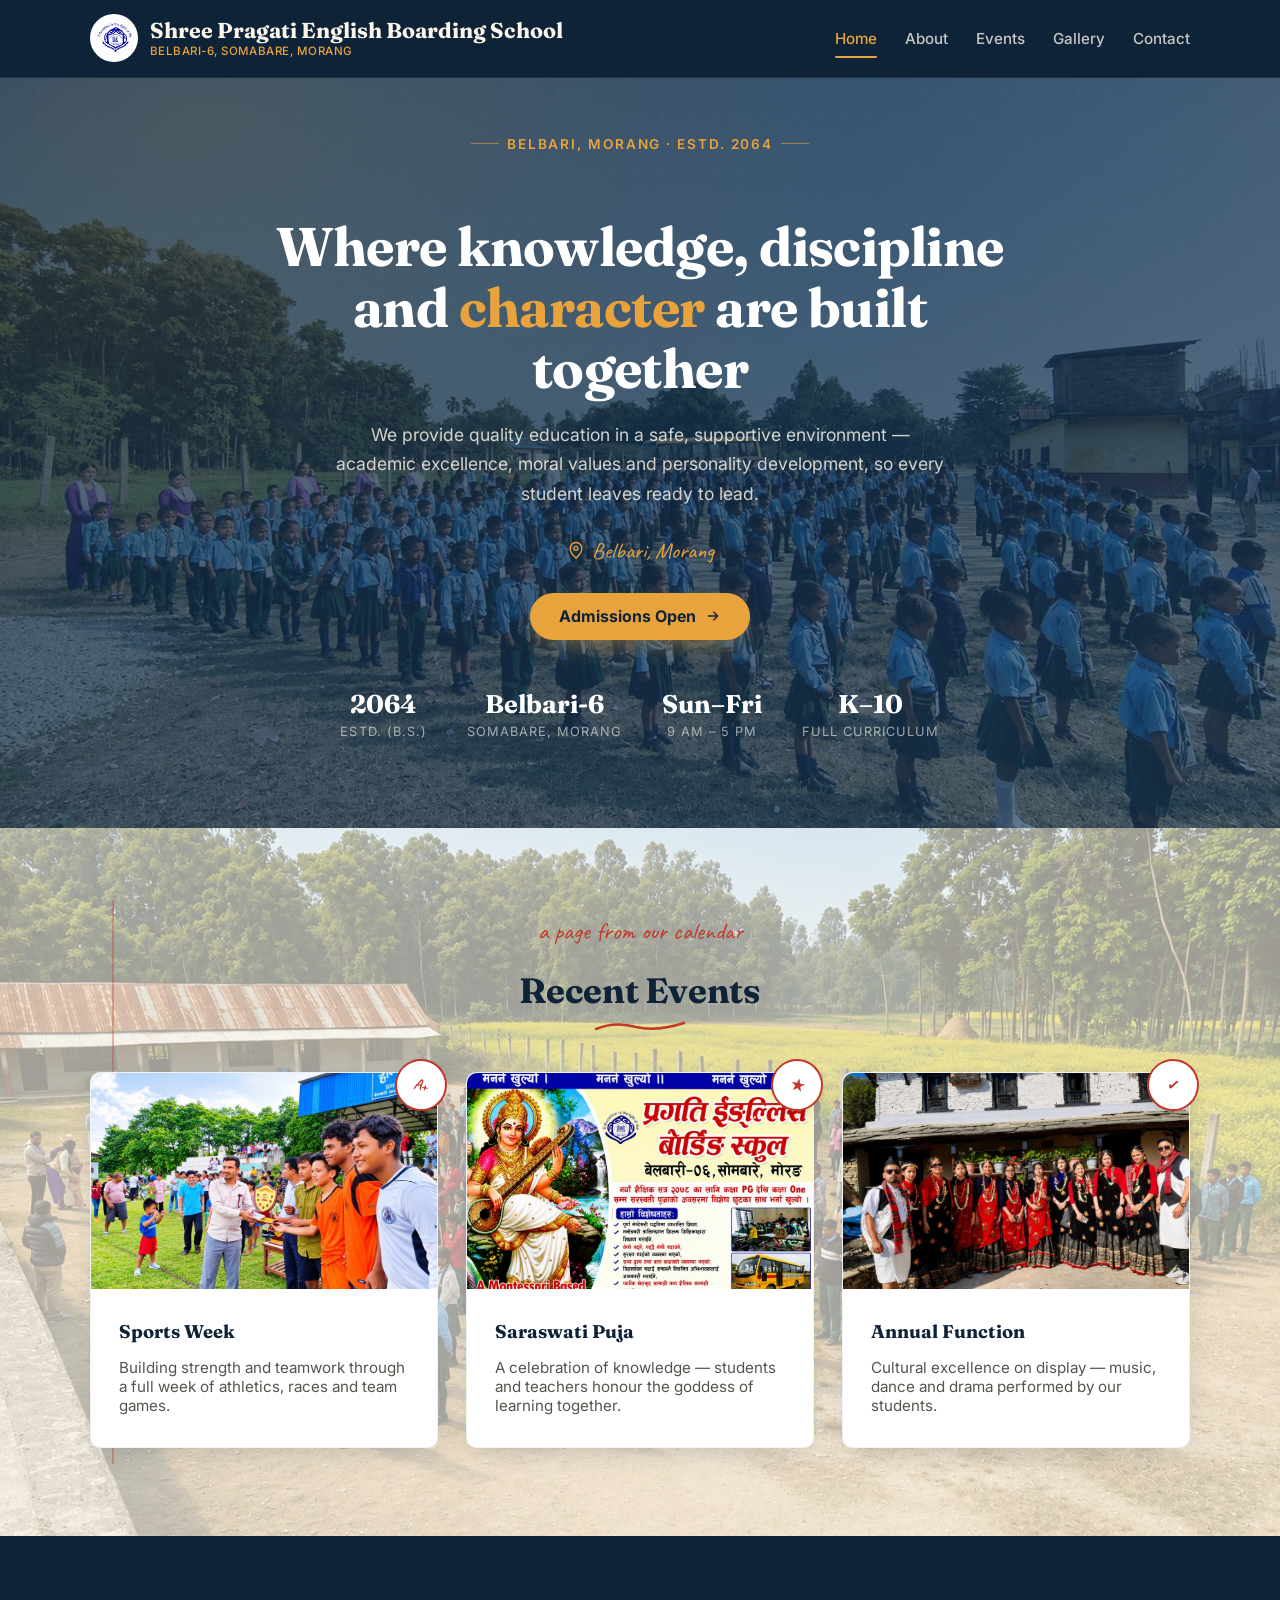
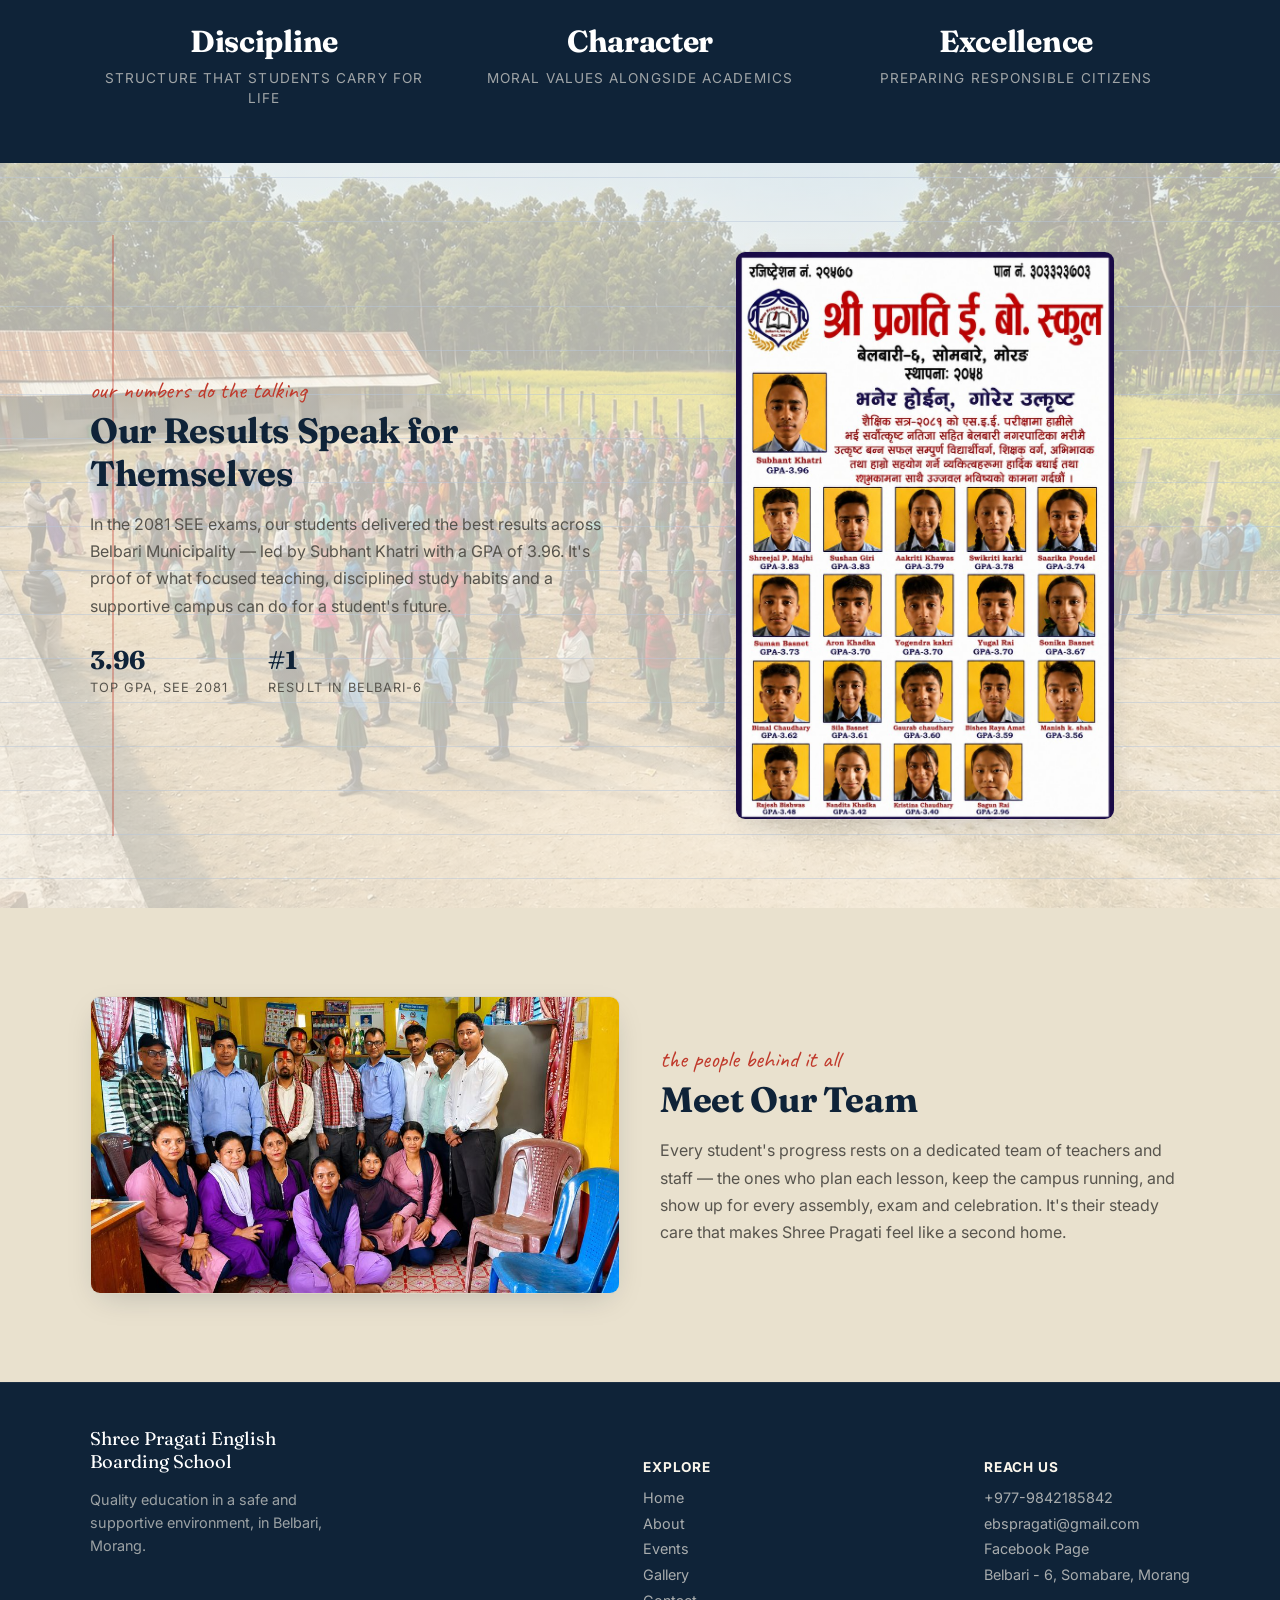
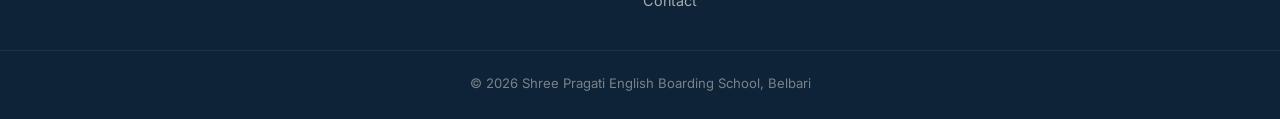
<file: index.html>
<!DOCTYPE html>
<html lang="en">
<head>
  <meta charset="UTF-8">
  <title>Shree Pragati English Boarding School | Belbari, Morang</title>
  <meta name="description" content="Shree Pragati English Boarding School in Belbari, Morang — quality education, discipline and character, built together.">
  <meta name="viewport" content="width=device-width, initial-scale=1">

  <link rel="preconnect" href="https://fonts.googleapis.com">
  <link rel="preconnect" href="https://fonts.gstatic.com" crossorigin>
  <link href="https://fonts.googleapis.com/css2?family=Fraunces:opsz,wght@9..144,500;9..144,700;9..144,800&family=Inter:wght@400;500;600;700&family=Caveat:wght@600;700&display=swap" rel="stylesheet">

  <link rel="stylesheet" href="style.css">
</head>
<body>

<!-- NAVBAR -->
<nav class="navbar-custom">
  <div class="container">
    <a class="brand" href="index.html">
      <span class="brand-mark"><img src="logo.png" alt="Shree Pragati English Boarding School logo"></span>
      <span class="brand-text">
        <span class="brand-title">Shree Pragati English Boarding School</span>
        <span class="brand-sub">Belbari-6, Somabare, Morang</span>
      </span>
    </a>
    <button class="nav-toggle" aria-label="Toggle menu">
      <svg width="20" height="20" viewBox="0 0 24 24" fill="none"><path d="M3 6h18M3 12h18M3 18h18" stroke="currentColor" stroke-width="2" stroke-linecap="round"/></svg>
    </button>
    <ul class="nav-links">
      <li><a class="active" href="index.html">Home</a></li>
      <li><a href="about.html">About</a></li>
      <li><a href="events.html">Events</a></li>
      <li><a href="gallery.html">Gallery</a></li>
      <li><a href="contact.html">Contact</a></li>
    </ul>
  </div>
</nav>

<!-- HERO -->
<section class="hero">
  <div class="container">
    <span class="hero-eyebrow">Belbari, Morang · Estd. 2064</span>
    <h1>Where knowledge, discipline<br>and <span class="annotate-underline">character</span> are built together</h1>
    <p class="hero-lead">
      We provide quality education in a safe, supportive environment —
      academic excellence, moral values and personality development,
      so every student leaves ready to lead.
    </p>
    <div class="hero-location">
      <svg width="20" height="20" viewBox="0 0 24 24" fill="none"><path d="M12 22s7-6.2 7-12a7 7 0 10-14 0c0 5.8 7 12 7 12z" stroke="currentColor" stroke-width="1.6"/><circle cx="12" cy="10" r="2.4" stroke="currentColor" stroke-width="1.6"/></svg>
      Belbari, Morang
    </div>
    <div>
      <a href="contact.html" class="btn-cta">
        Admissions Open
        <svg width="16" height="16" viewBox="0 0 24 24" fill="none"><path d="M5 12h14M13 6l6 6-6 6" stroke="currentColor" stroke-width="2" stroke-linecap="round" stroke-linejoin="round"/></svg>
      </a>
    </div>
    <div class="hero-stats">
      <div class="hero-stat"><b>2064</b><span>Estd. (B.S.)</span></div>
      <div class="hero-stat"><b>Belbari-6</b><span>Somabare, Morang</span></div>
      <div class="hero-stat"><b>Sun–Fri</b><span>9 AM – 5 PM</span></div>
      <div class="hero-stat"><b>K–10</b><span>Full curriculum</span></div>
    </div>
  </div>
</section>

<!-- EVENTS PREVIEW -->
<section class="page-section ruled" id="recent-events-section">
  <div class="container">
    <div class="center">
      <span class="section-eyebrow">a page from our calendar</span>
      <h2 class="section-title">Recent Events</h2>
      <svg class="doodle-underline" viewBox="0 0 92 12" fill="none"><path d="M2 9c14-6 26-6 40-2 12 3 26 3 48-4" stroke="#C0392B" stroke-width="2.5" stroke-linecap="round"/></svg>
    </div>

    <div class="grid grid-3">
      <div class="card-index reveal">
        <span class="stamp">A+</span>
        <div class="card-photo" style="background-image:url('gallery-trophy.jpg');"></div>
        <h5>Sports Week</h5>
        <p>Building strength and teamwork through a full week of athletics, races and team games.</p>
      </div>

      <div class="card-index reveal">
        <span class="stamp">★</span>
        <div class="card-photo" style="background-image:url('gallery-saraswati.jpg');background-position:center 20%;"></div>
        <h5>Saraswati Puja</h5>
        <p>A celebration of knowledge — students and teachers honour the goddess of learning together.</p>
      </div>

      <div class="card-index reveal">
        <span class="stamp">✓</span>
        <div class="card-photo" style="background-image:url('gallery-annualfunc.jpg');"></div>
        <h5>Annual Function</h5>
        <p>Cultural excellence on display — music, dance and drama performed by our students.</p>
      </div>
    </div>
  </div>
</section>

<!-- VALUES STRIP -->
<section class="value-strip">
  <div class="container" style="max-width:1140px;margin:0 auto;padding:0 1.25rem;">
    <div class="grid grid-3">
      <div>
        <h3>Discipline</h3>
        <span>Structure that students carry for life</span>
      </div>
      <div>
        <h3>Character</h3>
        <span>Moral values alongside academics</span>
      </div>
      <div>
        <h3>Excellence</h3>
        <span>Preparing responsible citizens</span>
      </div>
    </div>
  </div>
</section>

<!-- OUR RESULTS -->
<section class="page-section ruled">
  <div class="container">
    <div class="grid grid-2" style="align-items:center;gap:2.5rem;">
      <div class="reveal">
        <span class="section-eyebrow" style="display:block;margin-bottom:0.25rem;">our numbers do the talking</span>
        <h2 class="section-title mt-0">Our Results Speak for Themselves</h2>
        <p style="color:var(--ink-soft);line-height:1.7;">
          In the 2081 SEE exams, our students delivered the best results across Belbari Municipality —
          led by Subhant Khatri with a GPA of 3.96. It's proof of what focused teaching, disciplined
          study habits and a supportive campus can do for a student's future.
        </p>
        <div class="hero-stats" style="justify-content:flex-start;margin-top:1.5rem;">
          <div class="hero-stat">
            <b style="color:var(--navy-deep);">3.96</b>
            <span style="color:var(--ink-soft);">Top GPA, SEE 2081</span>
          </div>
          <div class="hero-stat">
            <b style="color:var(--navy-deep);">#1</b>
            <span style="color:var(--ink-soft);">Result in Belbari-6</span>
          </div>
        </div>
      </div>
      <div class="reveal" style="border-radius:var(--radius);overflow:hidden;box-shadow:var(--shadow-card);border:1px solid rgba(15,35,56,0.06);max-width:380px;margin:0 auto;">
        <img src="see-results.jpg" alt="Shree Pragati English Boarding School SEE 2081 top results" style="display:block;width:100%;height:auto;">
      </div>
    </div>
  </div>
</section>

<!-- OUR TEAM -->
<section class="page-section tinted">
  <div class="container">
    <div class="grid grid-2" style="align-items:center;gap:2.5rem;">
      <div class="reveal" style="border-radius:var(--radius);overflow:hidden;box-shadow:var(--shadow-card);border:1px solid rgba(15,35,56,0.06);">
        <img src="gallery-staff.jpg" alt="Shree Pragati English Boarding School staff and teachers" style="display:block;width:100%;height:100%;object-fit:cover;">
      </div>
      <div class="reveal">
        <span class="section-eyebrow" style="display:block;margin-bottom:0.25rem;">the people behind it all</span>
        <h2 class="section-title mt-0">Meet Our Team</h2>
        <p style="color:var(--ink-soft);line-height:1.7;margin-bottom:0;">
          Every student's progress rests on a dedicated team of teachers and staff — the ones who plan
          each lesson, keep the campus running, and show up for every assembly, exam and celebration.
          It's their steady care that makes Shree Pragati feel like a second home.
        </p>
      </div>
    </div>
  </div>
</section>

<!-- FOOTER -->
<footer class="site-footer">
  <div class="container">
    <div class="footer-col" style="max-width:280px;">
      <div class="footer-brand">Shree Pragati English<br>Boarding School</div>
      <p style="font-size:0.9rem;color:rgba(250,246,236,0.6);line-height:1.6;">Quality education in a safe and supportive environment, in Belbari, Morang.</p>
    </div>
    <div class="footer-col">
      <h6>Explore</h6>
      <a href="index.html">Home</a>
      <a href="about.html">About</a>
      <a href="events.html">Events</a>
      <a href="gallery.html">Gallery</a>
      <a href="contact.html">Contact</a>
    </div>
    <div class="footer-col">
      <h6>Reach Us</h6>
      <a href="tel:+9779842185842">+977-9842185842</a>
      <a href="mailto:ebspragati@gmail.com">ebspragati@gmail.com</a>
      <a href="https://www.facebook.com/share/1Lfo2d43BT/?mibextid=wwXIfr" target="_blank" rel="noopener">Facebook Page</a>
      <a href="contact.html">Belbari - 6, Somabare, Morang</a>
    </div>
  </div>
  <div class="footer-bottom">© 2026 Shree Pragati English Boarding School, Belbari</div>
</footer>

<script src="main.js"></script>
</body>
</html>
</file>
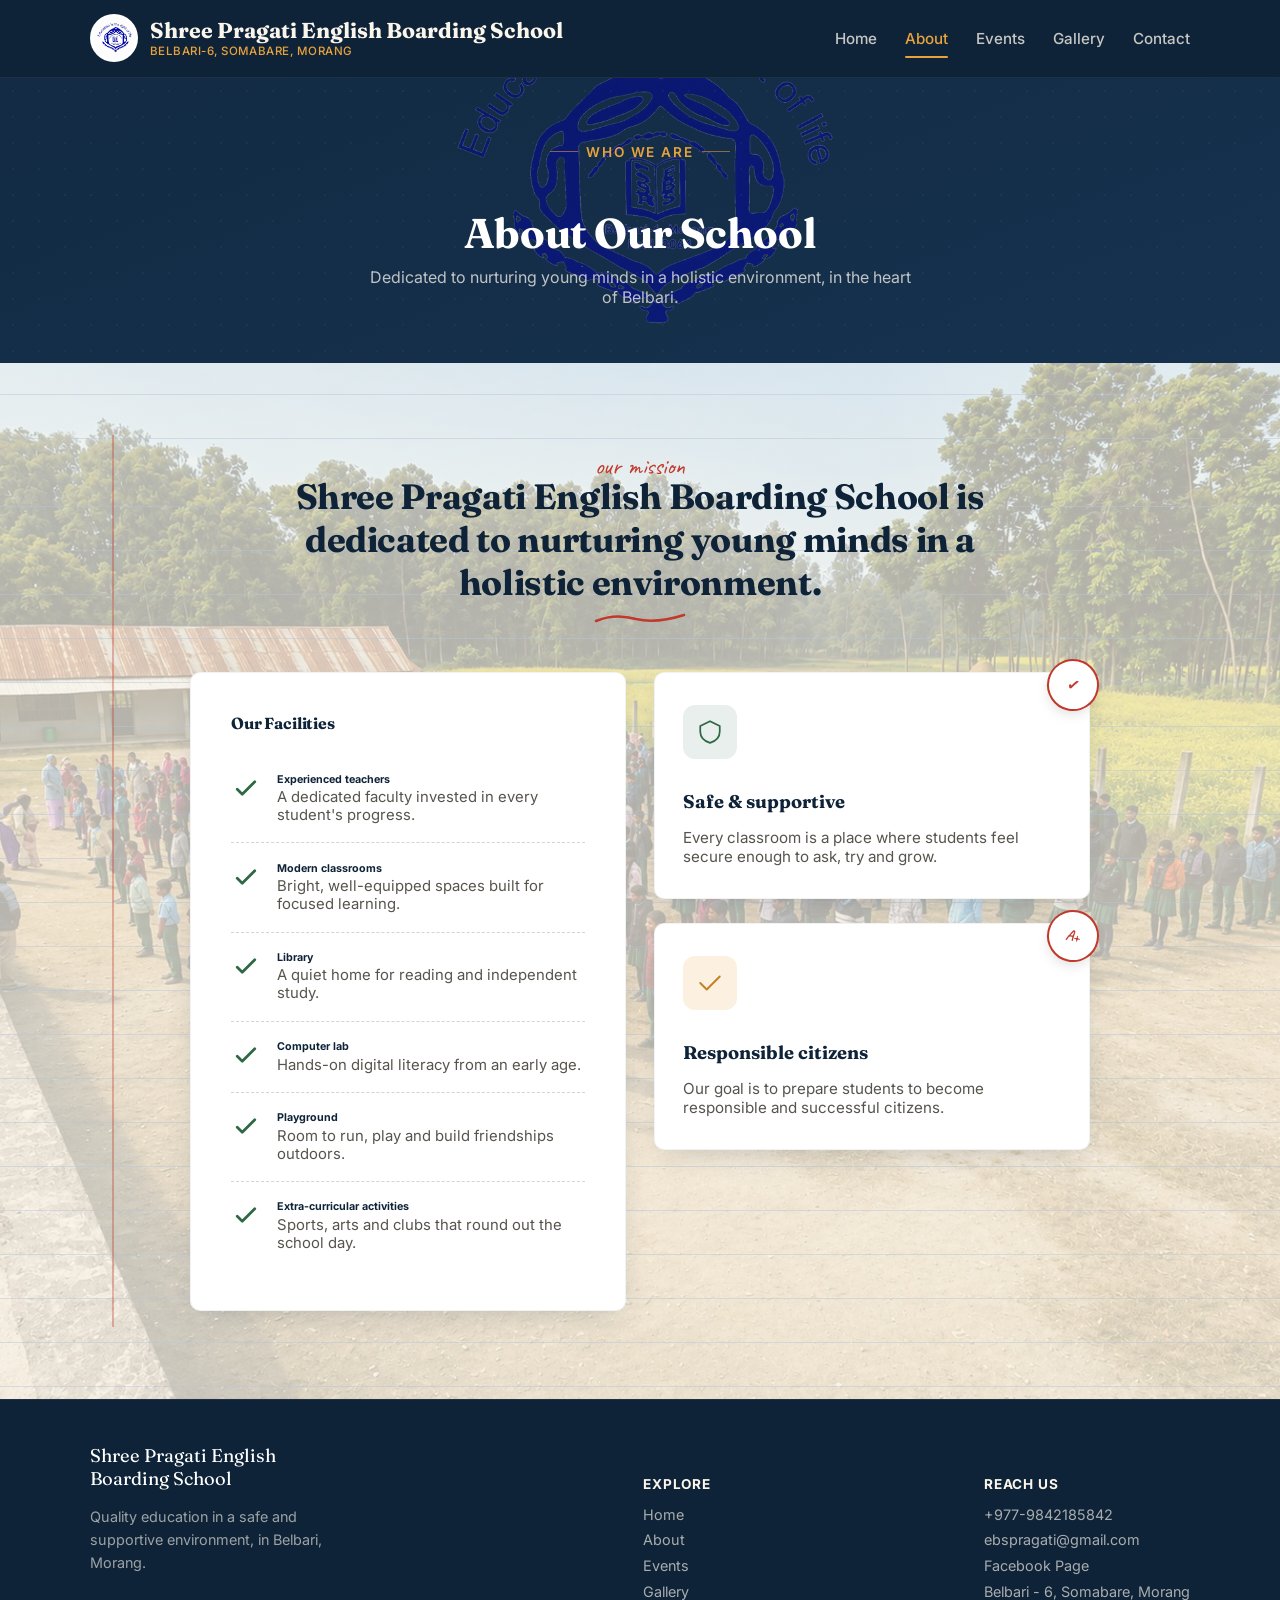
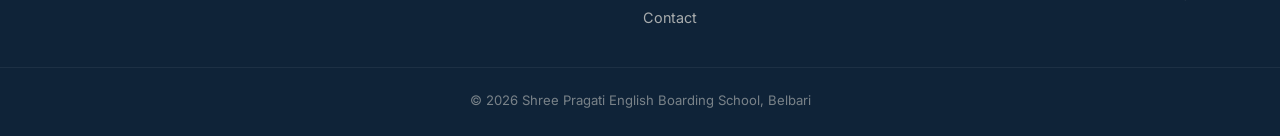
<file: about.html>
<!DOCTYPE html>
<html lang="en">
<head>
  <meta charset="UTF-8">
  <title>About Us | Shree Pragati English Boarding School | Belbari, Morang</title>
  <meta name="viewport" content="width=device-width, initial-scale=1">

  <link rel="preconnect" href="https://fonts.googleapis.com">
  <link rel="preconnect" href="https://fonts.gstatic.com" crossorigin>
  <link href="https://fonts.googleapis.com/css2?family=Fraunces:opsz,wght@9..144,500;9..144,700;9..144,800&family=Inter:wght@400;500;600;700&family=Caveat:wght@600;700&display=swap" rel="stylesheet">

  <link rel="stylesheet" href="style.css">
</head>
<body>

<!-- NAVBAR -->
<nav class="navbar-custom">
  <div class="container">
    <a class="brand" href="index.html">
      <span class="brand-mark"><img src="logo.png" alt="Shree Pragati English Boarding School logo"></span>
      <span class="brand-text">
        <span class="brand-title">Shree Pragati English Boarding School</span>
        <span class="brand-sub">Belbari-6, Somabare, Morang</span>
      </span>
    </a>
    <button class="nav-toggle" aria-label="Toggle menu">
      <svg width="20" height="20" viewBox="0 0 24 24" fill="none"><path d="M3 6h18M3 12h18M3 18h18" stroke="currentColor" stroke-width="2" stroke-linecap="round"/></svg>
    </button>
    <ul class="nav-links">
      <li><a href="index.html">Home</a></li>
      <li><a class="active" href="about.html">About</a></li>
      <li><a href="events.html">Events</a></li>
      <li><a href="gallery.html">Gallery</a></li>
      <li><a href="contact.html">Contact</a></li>
    </ul>
  </div>
</nav>

<!-- PAGE HEADER -->
<header class="page-header">
  <div class="container">
    <span class="hero-eyebrow" style="justify-content:center;">Who we are</span>
    <h1>About Our School</h1>
    <p>Dedicated to nurturing young minds in a holistic environment, in the heart of Belbari.</p>
  </div>
</header>

<!-- MISSION -->
<section class="page-section ruled">
  <div class="container">
    <div class="center" style="max-width:720px;margin:0 auto 3rem;">
      <span class="section-eyebrow">our mission</span>
      <h2 class="section-title mt-0">Shree Pragati English Boarding School is dedicated to nurturing young minds in a holistic environment.</h2>
      <svg class="doodle-underline" viewBox="0 0 92 12" fill="none"><path d="M2 9c14-6 26-6 40-2 12 3 26 3 48-4" stroke="#C0392B" stroke-width="2.5" stroke-linecap="round"/></svg>
    </div>

    <div class="grid grid-2" style="max-width:900px;margin:0 auto;align-items:start;">
      <div class="contact-card">
        <h4 style="margin-top:0;">Our Facilities</h4>
        <div class="facility-row reveal">
          <svg class="facility-check" viewBox="0 0 24 24" fill="none"><path d="M5 13l4 4L19 7" stroke="currentColor" stroke-width="2.2" stroke-linecap="round" stroke-linejoin="round"/></svg>
          <div>
            <h6>Experienced teachers</h6>
            <p>A dedicated faculty invested in every student's progress.</p>
          </div>
        </div>
        <div class="facility-row reveal">
          <svg class="facility-check" viewBox="0 0 24 24" fill="none"><path d="M5 13l4 4L19 7" stroke="currentColor" stroke-width="2.2" stroke-linecap="round" stroke-linejoin="round"/></svg>
          <div>
            <h6>Modern classrooms</h6>
            <p>Bright, well-equipped spaces built for focused learning.</p>
          </div>
        </div>
        <div class="facility-row reveal">
          <svg class="facility-check" viewBox="0 0 24 24" fill="none"><path d="M5 13l4 4L19 7" stroke="currentColor" stroke-width="2.2" stroke-linecap="round" stroke-linejoin="round"/></svg>
          <div>
            <h6>Library</h6>
            <p>A quiet home for reading and independent study.</p>
          </div>
        </div>
        <div class="facility-row reveal">
          <svg class="facility-check" viewBox="0 0 24 24" fill="none"><path d="M5 13l4 4L19 7" stroke="currentColor" stroke-width="2.2" stroke-linecap="round" stroke-linejoin="round"/></svg>
          <div>
            <h6>Computer lab</h6>
            <p>Hands-on digital literacy from an early age.</p>
          </div>
        </div>
        <div class="facility-row reveal">
          <svg class="facility-check" viewBox="0 0 24 24" fill="none"><path d="M5 13l4 4L19 7" stroke="currentColor" stroke-width="2.2" stroke-linecap="round" stroke-linejoin="round"/></svg>
          <div>
            <h6>Playground</h6>
            <p>Room to run, play and build friendships outdoors.</p>
          </div>
        </div>
        <div class="facility-row reveal">
          <svg class="facility-check" viewBox="0 0 24 24" fill="none"><path d="M5 13l4 4L19 7" stroke="currentColor" stroke-width="2.2" stroke-linecap="round" stroke-linejoin="round"/></svg>
          <div>
            <h6>Extra-curricular activities</h6>
            <p>Sports, arts and clubs that round out the school day.</p>
          </div>
        </div>
      </div>

      <div>
        <div class="card-index reveal" style="margin-bottom:1.5rem;">
          <span class="stamp">✓</span>
          <div class="card-icon">
            <svg width="26" height="26" viewBox="0 0 24 24" fill="none"><path d="M12 2l9 4.5v5c0 5-3.8 8.9-9 10.5-5.2-1.6-9-5.5-9-10.5v-5L12 2z" stroke="currentColor" stroke-width="1.6" stroke-linejoin="round"/></svg>
          </div>
          <h5>Safe & supportive</h5>
          <p>Every classroom is a place where students feel secure enough to ask, try and grow.</p>
        </div>
        <div class="card-index reveal">
          <span class="stamp">A+</span>
          <div class="card-icon">
            <svg width="26" height="26" viewBox="0 0 24 24" fill="none"><path d="M3 12l6 6L21 6" stroke="currentColor" stroke-width="1.8" stroke-linecap="round" stroke-linejoin="round"/></svg>
          </div>
          <h5>Responsible citizens</h5>
          <p>Our goal is to prepare students to become responsible and successful citizens.</p>
        </div>
      </div>
    </div>
  </div>
</section>

<!-- FOOTER -->
<footer class="site-footer">
  <div class="container">
    <div class="footer-col" style="max-width:280px;">
      <div class="footer-brand">Shree Pragati English<br>Boarding School</div>
      <p style="font-size:0.9rem;color:rgba(250,246,236,0.6);line-height:1.6;">Quality education in a safe and supportive environment, in Belbari, Morang.</p>
    </div>
    <div class="footer-col">
      <h6>Explore</h6>
      <a href="index.html">Home</a>
      <a href="about.html">About</a>
      <a href="events.html">Events</a>
      <a href="gallery.html">Gallery</a>
      <a href="contact.html">Contact</a>
    </div>
    <div class="footer-col">
      <h6>Reach Us</h6>
      <a href="tel:+9779842185842">+977-9842185842</a>
      <a href="mailto:ebspragati@gmail.com">ebspragati@gmail.com</a>
      <a href="https://www.facebook.com/share/1Lfo2d43BT/?mibextid=wwXIfr" target="_blank" rel="noopener">Facebook Page</a>
      <a href="contact.html">Belbari - 6, Somabare, Morang</a>
    </div>
  </div>
  <div class="footer-bottom">© 2026 Shree Pragati English Boarding School, Belbari</div>
</footer>

<script src="main.js"></script>
</body>
</html>
</file>
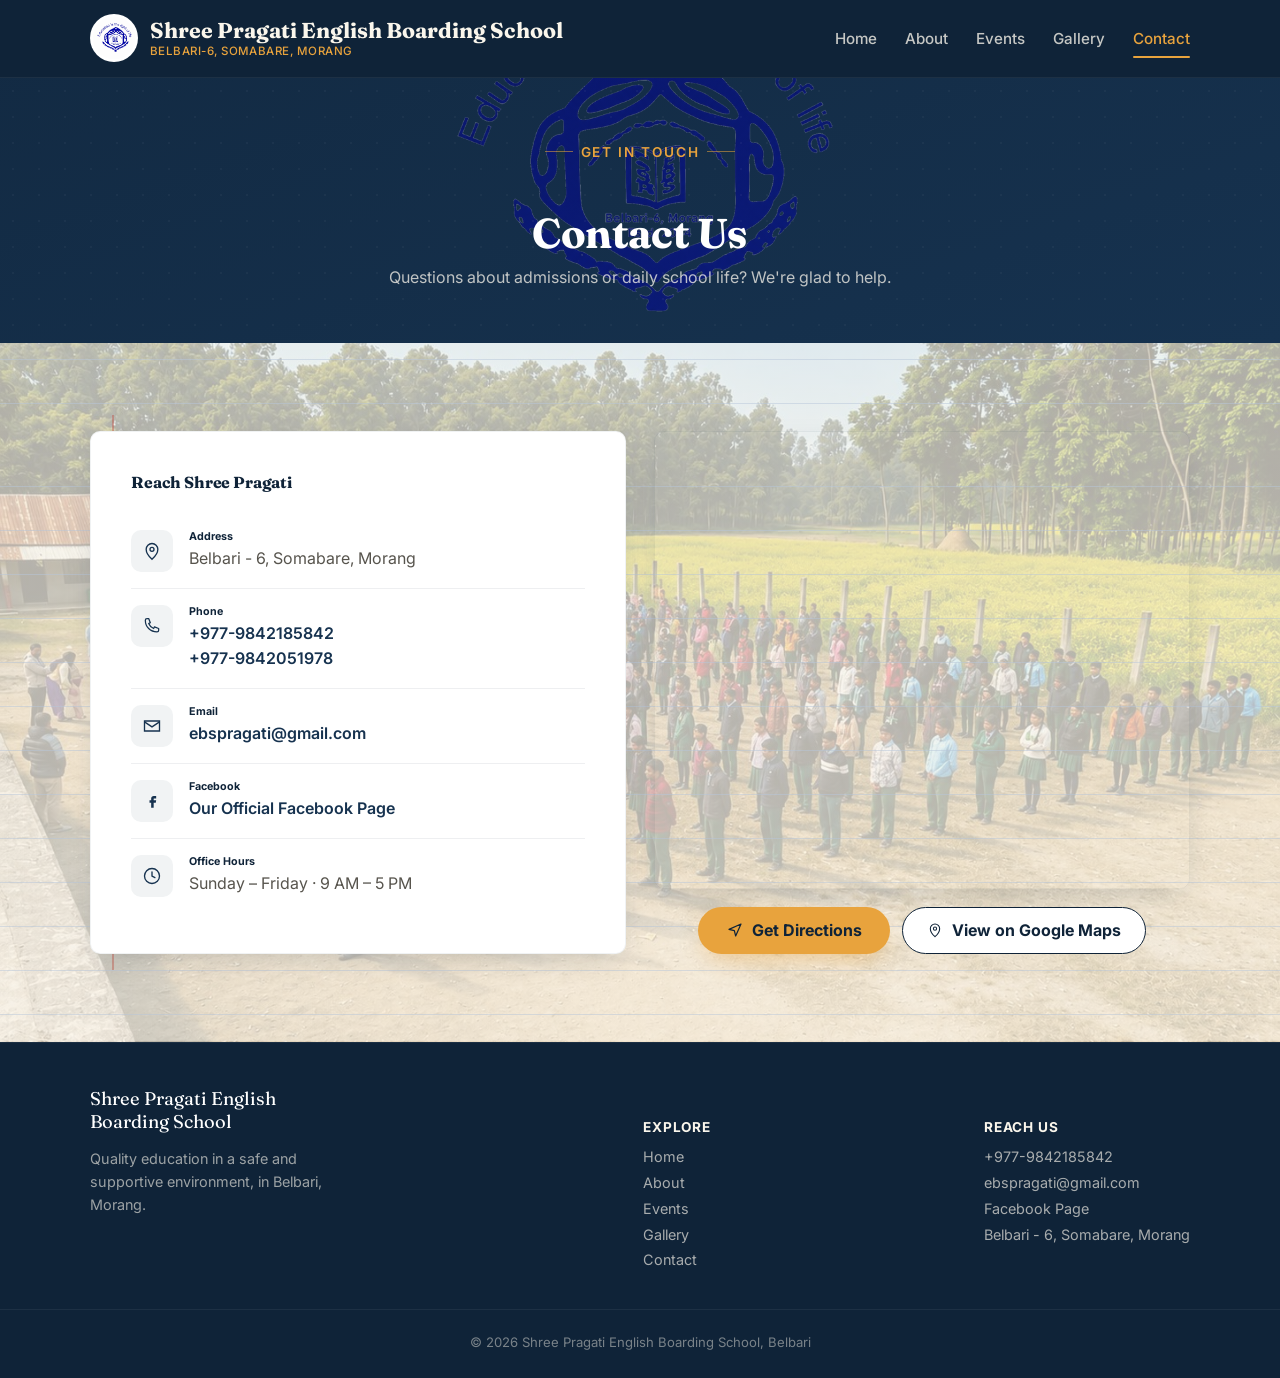
<file: contact.html>
<!DOCTYPE html>
<html lang="en">
<head>
  <meta charset="UTF-8">
  <title>Contact Us | Shree Pragati English Boarding School | Belbari, Morang</title>
  <meta name="viewport" content="width=device-width, initial-scale=1">

  <link rel="preconnect" href="https://fonts.googleapis.com">
  <link rel="preconnect" href="https://fonts.gstatic.com" crossorigin>
  <link href="https://fonts.googleapis.com/css2?family=Fraunces:opsz,wght@9..144,500;9..144,700;9..144,800&family=Inter:wght@400;500;600;700&family=Caveat:wght@600;700&display=swap" rel="stylesheet">

  <link rel="stylesheet" href="style.css">
</head>
<body>

<!-- NAVBAR -->
<nav class="navbar-custom">
  <div class="container">
    <a class="brand" href="index.html">
      <span class="brand-mark"><img src="logo.png" alt="Shree Pragati English Boarding School logo"></span>
      <span class="brand-text">
        <span class="brand-title">Shree Pragati English Boarding School</span>
        <span class="brand-sub">Belbari-6, Somabare, Morang</span>
      </span>
    </a>
    <button class="nav-toggle" aria-label="Toggle menu">
      <svg width="20" height="20" viewBox="0 0 24 24" fill="none"><path d="M3 6h18M3 12h18M3 18h18" stroke="currentColor" stroke-width="2" stroke-linecap="round"/></svg>
    </button>
    <ul class="nav-links">
      <li><a href="index.html">Home</a></li>
      <li><a href="about.html">About</a></li>
      <li><a href="events.html">Events</a></li>
      <li><a href="gallery.html">Gallery</a></li>
      <li><a class="active" href="contact.html">Contact</a></li>
    </ul>
  </div>
</nav>

<!-- PAGE HEADER -->
<header class="page-header">
  <div class="container">
    <span class="hero-eyebrow" style="justify-content:center;">Get in touch</span>
    <h1>Contact Us</h1>
    <p>Questions about admissions or daily school life? We're glad to help.</p>
  </div>
</header>

<!-- CONTACT -->
<section class="page-section ruled">
  <div class="container">
    <div class="grid grid-2" style="align-items:stretch;">
      <div class="contact-card reveal">
        <h4 style="margin-top:0;">Reach Shree Pragati</h4>

        <div class="contact-row">
          <div class="contact-icon">
            <svg width="20" height="20" viewBox="0 0 24 24" fill="none"><path d="M12 22s7-6.2 7-12a7 7 0 10-14 0c0 5.8 7 12 7 12z" stroke="currentColor" stroke-width="1.6"/><circle cx="12" cy="10" r="2.4" stroke="currentColor" stroke-width="1.6"/></svg>
          </div>
          <div>
            <h6>Address</h6>
            <p>Belbari - 6, Somabare, Morang</p>
          </div>
        </div>

        <div class="contact-row">
          <div class="contact-icon">
            <svg width="20" height="20" viewBox="0 0 24 24" fill="none"><path d="M4 5c0-1 1-2 2-2h2l2 5-2 1a11 11 0 006 6l1-2 5 2v2c0 1-1 2-2 2C10 19 4 13 4 5z" stroke="currentColor" stroke-width="1.5" stroke-linejoin="round"/></svg>
          </div>
          <div>
            <h6>Phone</h6>
            <p><a href="tel:+9779842185842">+977-9842185842</a><br><a href="tel:+9779842051978">+977-9842051978</a></p>
          </div>
        </div>

        <div class="contact-row">
          <div class="contact-icon">
            <svg width="20" height="20" viewBox="0 0 24 24" fill="none"><path d="M3 6h18v12H3z" stroke="currentColor" stroke-width="1.6"/><path d="M3 7l9 6 9-6" stroke="currentColor" stroke-width="1.6"/></svg>
          </div>
          <div>
            <h6>Email</h6>
            <p><a href="mailto:ebspragati@gmail.com">ebspragati@gmail.com</a></p>
          </div>
        </div>

        <div class="contact-row">
          <div class="contact-icon">
            <svg width="20" height="20" viewBox="0 0 24 24" fill="none"><path d="M14 9h3V6h-3c-1.7 0-3 1.3-3 3v2H9v3h2v6h3v-6h2.5l.5-3H14V9.5c0-.3.2-.5.5-.5z" fill="currentColor"/></svg>
          </div>
          <div>
            <h6>Facebook</h6>
            <p><a href="https://www.facebook.com/share/1Lfo2d43BT/?mibextid=wwXIfr" target="_blank" rel="noopener">Our Official Facebook Page</a></p>
          </div>
        </div>

        <div class="contact-row">
          <div class="contact-icon">
            <svg width="20" height="20" viewBox="0 0 24 24" fill="none"><circle cx="12" cy="12" r="9" stroke="currentColor" stroke-width="1.6"/><path d="M12 7v5l3.5 2" stroke="currentColor" stroke-width="1.6" stroke-linecap="round"/></svg>
          </div>
          <div>
            <h6>Office Hours</h6>
            <p>Sunday – Friday · 9 AM – 5 PM</p>
          </div>
        </div>
      </div>

      <div class="reveal" style="display:flex;flex-direction:column;gap:1.1rem;">
        <div class="map-frame" style="flex:1;">
          <iframe
            title="Shree Pragati English Boarding School location"
            src="https://maps.google.com/maps?q=Pragati+English+Boarding+School,+Belbari-6,+Somabare,+Morang,+Nepal&ll=26.5826912,87.4181096&t=&z=18&ie=UTF8&iwloc=&output=embed"
            loading="lazy"
            referrerpolicy="no-referrer-when-downgrade">
          </iframe>
        </div>
        <div style="display:flex;gap:0.75rem;flex-wrap:wrap;justify-content:center;">
          <a href="https://www.google.com/maps/dir/?api=1&destination=26.5826912,87.4181096" target="_blank" rel="noopener" class="btn-cta">
            <svg width="16" height="16" viewBox="0 0 24 24" fill="none"><path d="M3 11l18-8-8 18-2-8-8-2z" stroke="currentColor" stroke-width="1.8" stroke-linejoin="round"/></svg>
            Get Directions
          </a>
          <a href="https://www.google.com/maps/place/Pragati+English+Boarding+School/@26.5824226,87.417681,17z/data=!3m1!4b1!4m6!3m5!1s0x39ef7ad4fa7ba9b5:0xbeaaf448650ea816!8m2!3d26.5824226!4d87.417681!16s%2Fg%2F11c5rpb3xd" target="_blank" rel="noopener" class="btn-secondary">
            <svg width="16" height="16" viewBox="0 0 24 24" fill="none"><path d="M12 22s7-6.2 7-12a7 7 0 10-14 0c0 5.8 7 12 7 12z" stroke="currentColor" stroke-width="1.6"/><circle cx="12" cy="10" r="2.4" stroke="currentColor" stroke-width="1.6"/></svg>
            View on Google Maps
          </a>
        </div>
      </div>
    </div>
  </div>
</section>

<!-- FOOTER -->
<footer class="site-footer">
  <div class="container">
    <div class="footer-col" style="max-width:280px;">
      <div class="footer-brand">Shree Pragati English<br>Boarding School</div>
      <p style="font-size:0.9rem;color:rgba(250,246,236,0.6);line-height:1.6;">Quality education in a safe and supportive environment, in Belbari, Morang.</p>
    </div>
    <div class="footer-col">
      <h6>Explore</h6>
      <a href="index.html">Home</a>
      <a href="about.html">About</a>
      <a href="events.html">Events</a>
      <a href="gallery.html">Gallery</a>
      <a href="contact.html">Contact</a>
    </div>
    <div class="footer-col">
      <h6>Reach Us</h6>
      <a href="tel:+9779842185842">+977-9842185842</a>
      <a href="mailto:ebspragati@gmail.com">ebspragati@gmail.com</a>
      <a href="https://www.facebook.com/share/1Lfo2d43BT/?mibextid=wwXIfr" target="_blank" rel="noopener">Facebook Page</a>
      <a href="contact.html">Belbari - 6, Somabare, Morang</a>
    </div>
  </div>
  <div class="footer-bottom">© 2026 Shree Pragati English Boarding School, Belbari</div>
</footer>

<script src="main.js"></script>
</body>
</html>
</file>
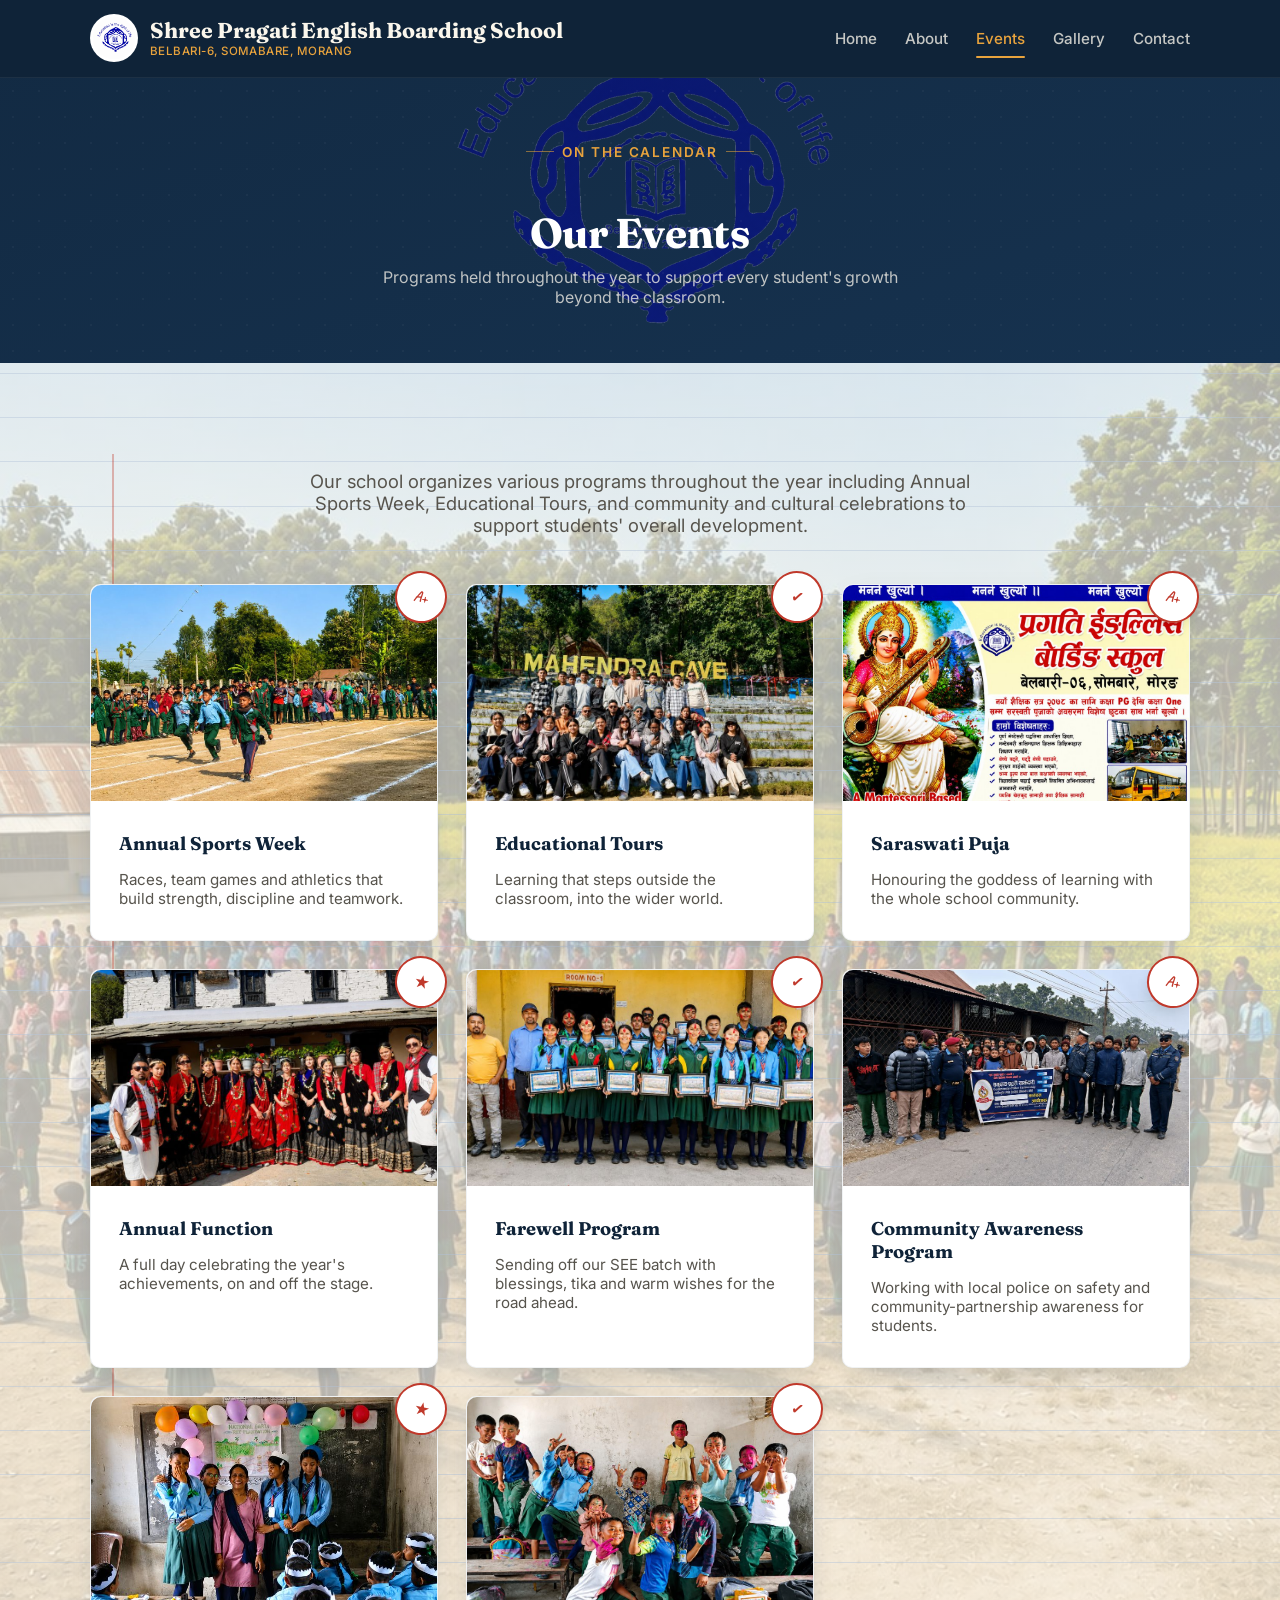
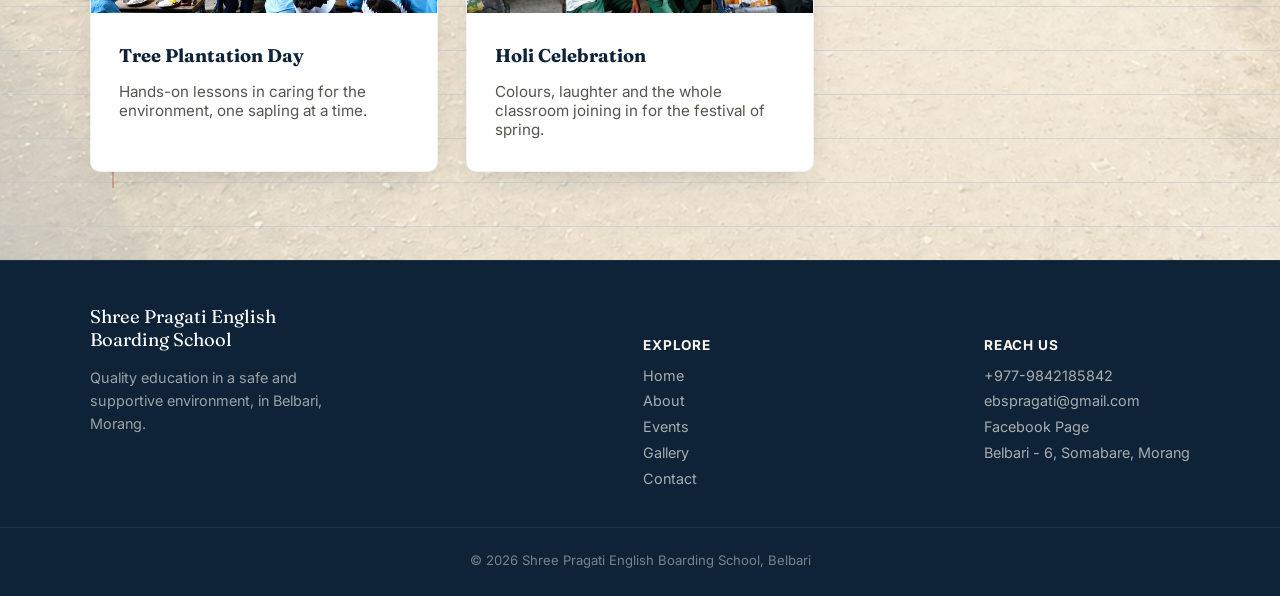
<file: events.html>
<!DOCTYPE html>
<html lang="en">
<head>
  <meta charset="UTF-8">
  <title>Events | Shree Pragati English Boarding School | Belbari, Morang</title>
  <meta name="viewport" content="width=device-width, initial-scale=1">

  <link rel="preconnect" href="https://fonts.googleapis.com">
  <link rel="preconnect" href="https://fonts.gstatic.com" crossorigin>
  <link href="https://fonts.googleapis.com/css2?family=Fraunces:opsz,wght@9..144,500;9..144,700;9..144,800&family=Inter:wght@400;500;600;700&family=Caveat:wght@600;700&display=swap" rel="stylesheet">

  <link rel="stylesheet" href="style.css">
</head>
<body>

<!-- NAVBAR -->
<nav class="navbar-custom">
  <div class="container">
    <a class="brand" href="index.html">
      <span class="brand-mark"><img src="logo.png" alt="Shree Pragati English Boarding School logo"></span>
      <span class="brand-text">
        <span class="brand-title">Shree Pragati English Boarding School</span>
        <span class="brand-sub">Belbari-6, Somabare, Morang</span>
      </span>
    </a>
    <button class="nav-toggle" aria-label="Toggle menu">
      <svg width="20" height="20" viewBox="0 0 24 24" fill="none"><path d="M3 6h18M3 12h18M3 18h18" stroke="currentColor" stroke-width="2" stroke-linecap="round"/></svg>
    </button>
    <ul class="nav-links">
      <li><a href="index.html">Home</a></li>
      <li><a href="about.html">About</a></li>
      <li><a class="active" href="events.html">Events</a></li>
      <li><a href="gallery.html">Gallery</a></li>
      <li><a href="contact.html">Contact</a></li>
    </ul>
  </div>
</nav>

<!-- PAGE HEADER -->
<header class="page-header">
  <div class="container">
    <span class="hero-eyebrow" style="justify-content:center;">On the calendar</span>
    <h1>Our Events</h1>
    <p>Programs held throughout the year to support every student's growth beyond the classroom.</p>
  </div>
</header>

<!-- EVENTS -->
<section class="page-section ruled">
  <div class="container">
    <div class="center" style="max-width:720px;margin:0 auto 3rem;">
      <p class="lead">
        Our school organizes various programs throughout the year including Annual Sports Week,
        Educational Tours, and community and cultural celebrations to support students' overall development.
      </p>
    </div>

    <div class="grid grid-3">
      <div class="card-index reveal">
        <span class="stamp">A+</span>
        <div class="card-photo" style="background-image:url('gallery-race.jpg');"></div>
        <h5>Annual Sports Week</h5>
        <p>Races, team games and athletics that build strength, discipline and teamwork.</p>
      </div>

      <div class="card-index reveal">
        <span class="stamp">✓</span>
        <div class="card-photo" style="background-image:url('gallery-mahendracave.jpg');"></div>
        <h5>Educational Tours</h5>
        <p>Learning that steps outside the classroom, into the wider world.</p>
      </div>

      <div class="card-index reveal">
        <span class="stamp">A+</span>
        <div class="card-photo" style="background-image:url('gallery-saraswati.jpg');background-position:center 20%;"></div>
        <h5>Saraswati Puja</h5>
        <p>Honouring the goddess of learning with the whole school community.</p>
      </div>

      <div class="card-index reveal">
        <span class="stamp">★</span>
        <div class="card-photo" style="background-image:url('gallery-annualfunc.jpg');"></div>
        <h5>Annual Function</h5>
        <p>A full day celebrating the year's achievements, on and off the stage.</p>
      </div>

      <div class="card-index reveal">
        <span class="stamp">✓</span>
        <div class="card-photo" style="background-image:url('gallery-farewell2.jpg');"></div>
        <h5>Farewell Program</h5>
        <p>Sending off our SEE batch with blessings, tika and warm wishes for the road ahead.</p>
      </div>

      <div class="card-index reveal">
        <span class="stamp">A+</span>
        <div class="card-photo" style="background-image:url('gallery-community.jpg');"></div>
        <h5>Community Awareness Program</h5>
        <p>Working with local police on safety and community-partnership awareness for students.</p>
      </div>

      <div class="card-index reveal">
        <span class="stamp">★</span>
        <div class="card-photo" style="background-image:url('gallery-treeplant.jpg');"></div>
        <h5>Tree Plantation Day</h5>
        <p>Hands-on lessons in caring for the environment, one sapling at a time.</p>
      </div>

      <div class="card-index reveal">
        <span class="stamp">✓</span>
        <div class="card-photo" style="background-image:url('gallery-holi.jpg');"></div>
        <h5>Holi Celebration</h5>
        <p>Colours, laughter and the whole classroom joining in for the festival of spring.</p>
      </div>
    </div>
  </div>
</section>

<!-- FOOTER -->
<footer class="site-footer">
  <div class="container">
    <div class="footer-col" style="max-width:280px;">
      <div class="footer-brand">Shree Pragati English<br>Boarding School</div>
      <p style="font-size:0.9rem;color:rgba(250,246,236,0.6);line-height:1.6;">Quality education in a safe and supportive environment, in Belbari, Morang.</p>
    </div>
    <div class="footer-col">
      <h6>Explore</h6>
      <a href="index.html">Home</a>
      <a href="about.html">About</a>
      <a href="events.html">Events</a>
      <a href="gallery.html">Gallery</a>
      <a href="contact.html">Contact</a>
    </div>
    <div class="footer-col">
      <h6>Reach Us</h6>
      <a href="tel:+9779842185842">+977-9842185842</a>
      <a href="mailto:ebspragati@gmail.com">ebspragati@gmail.com</a>
      <a href="https://www.facebook.com/share/1Lfo2d43BT/?mibextid=wwXIfr" target="_blank" rel="noopener">Facebook Page</a>
      <a href="contact.html">Belbari - 6, Somabare, Morang</a>
    </div>
  </div>
  <div class="footer-bottom">© 2026 Shree Pragati English Boarding School, Belbari</div>
</footer>

<script src="main.js"></script>
</body>
</html>
</file>
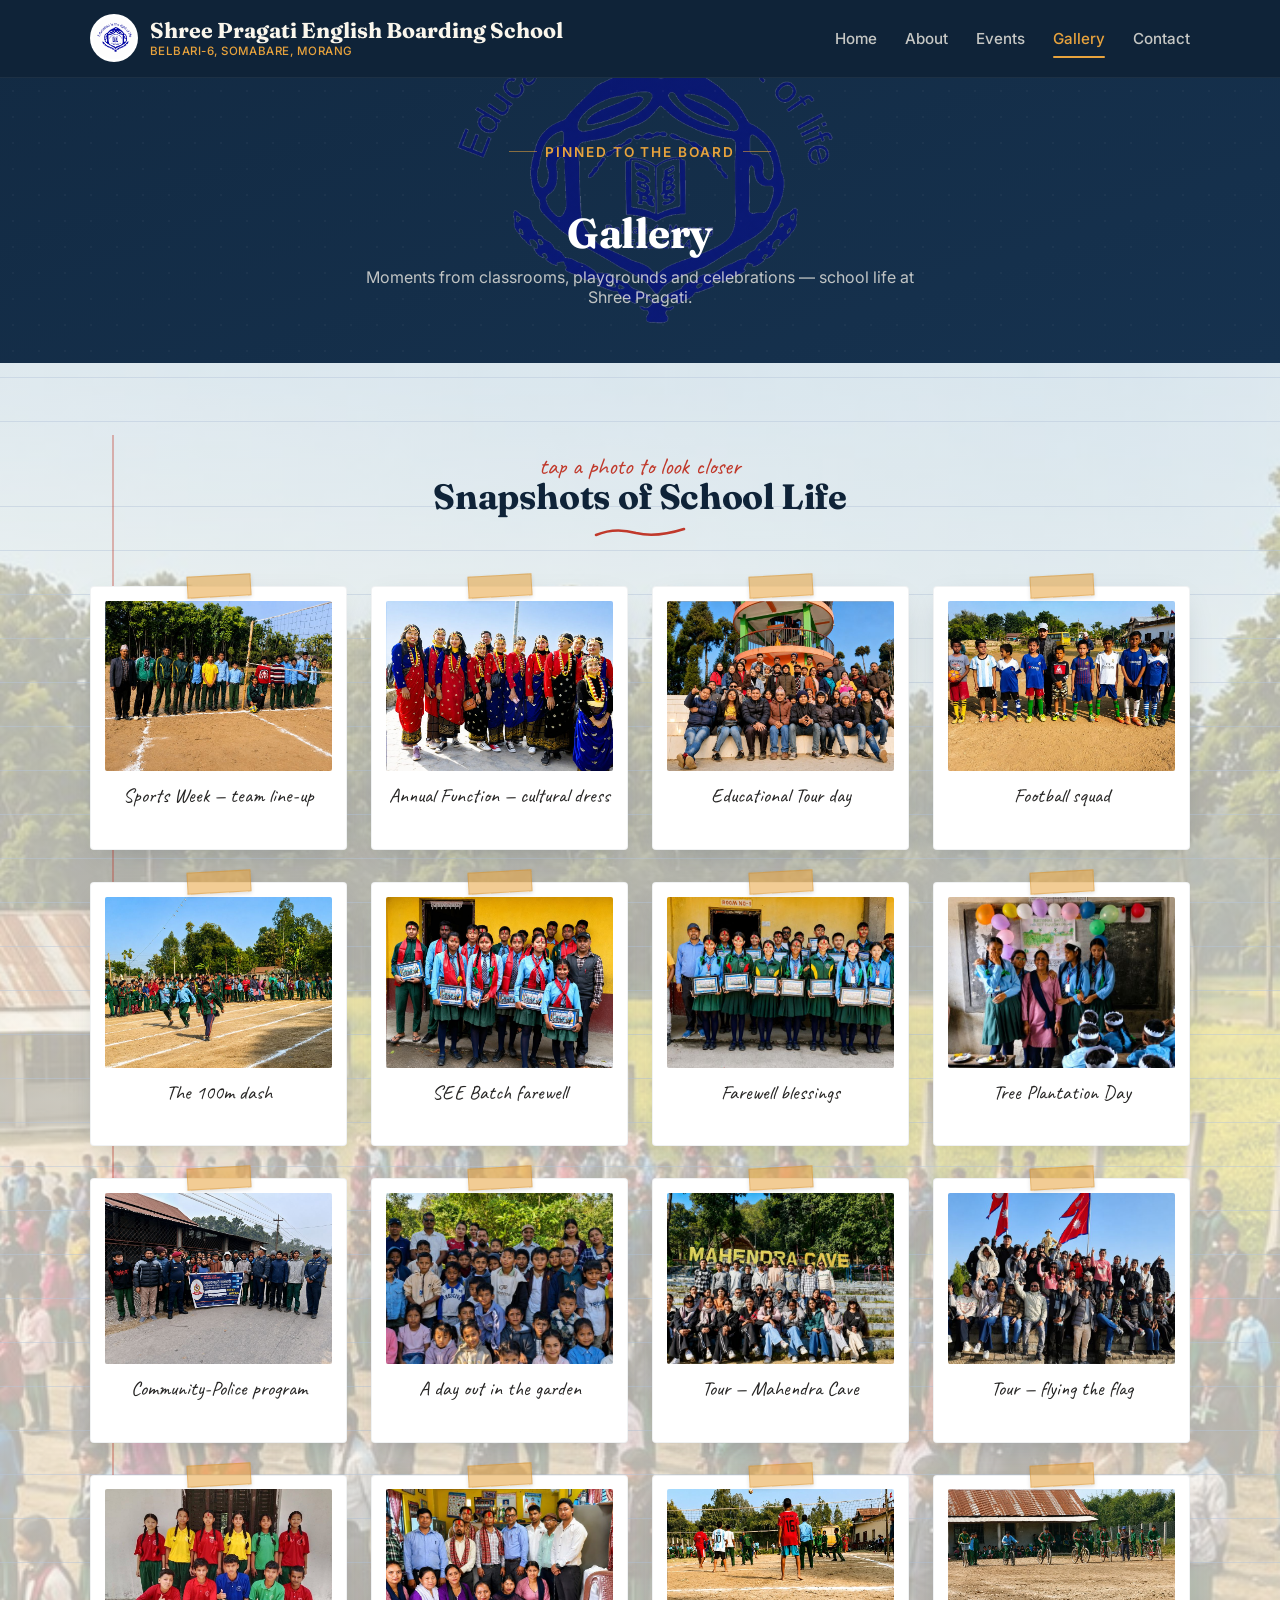
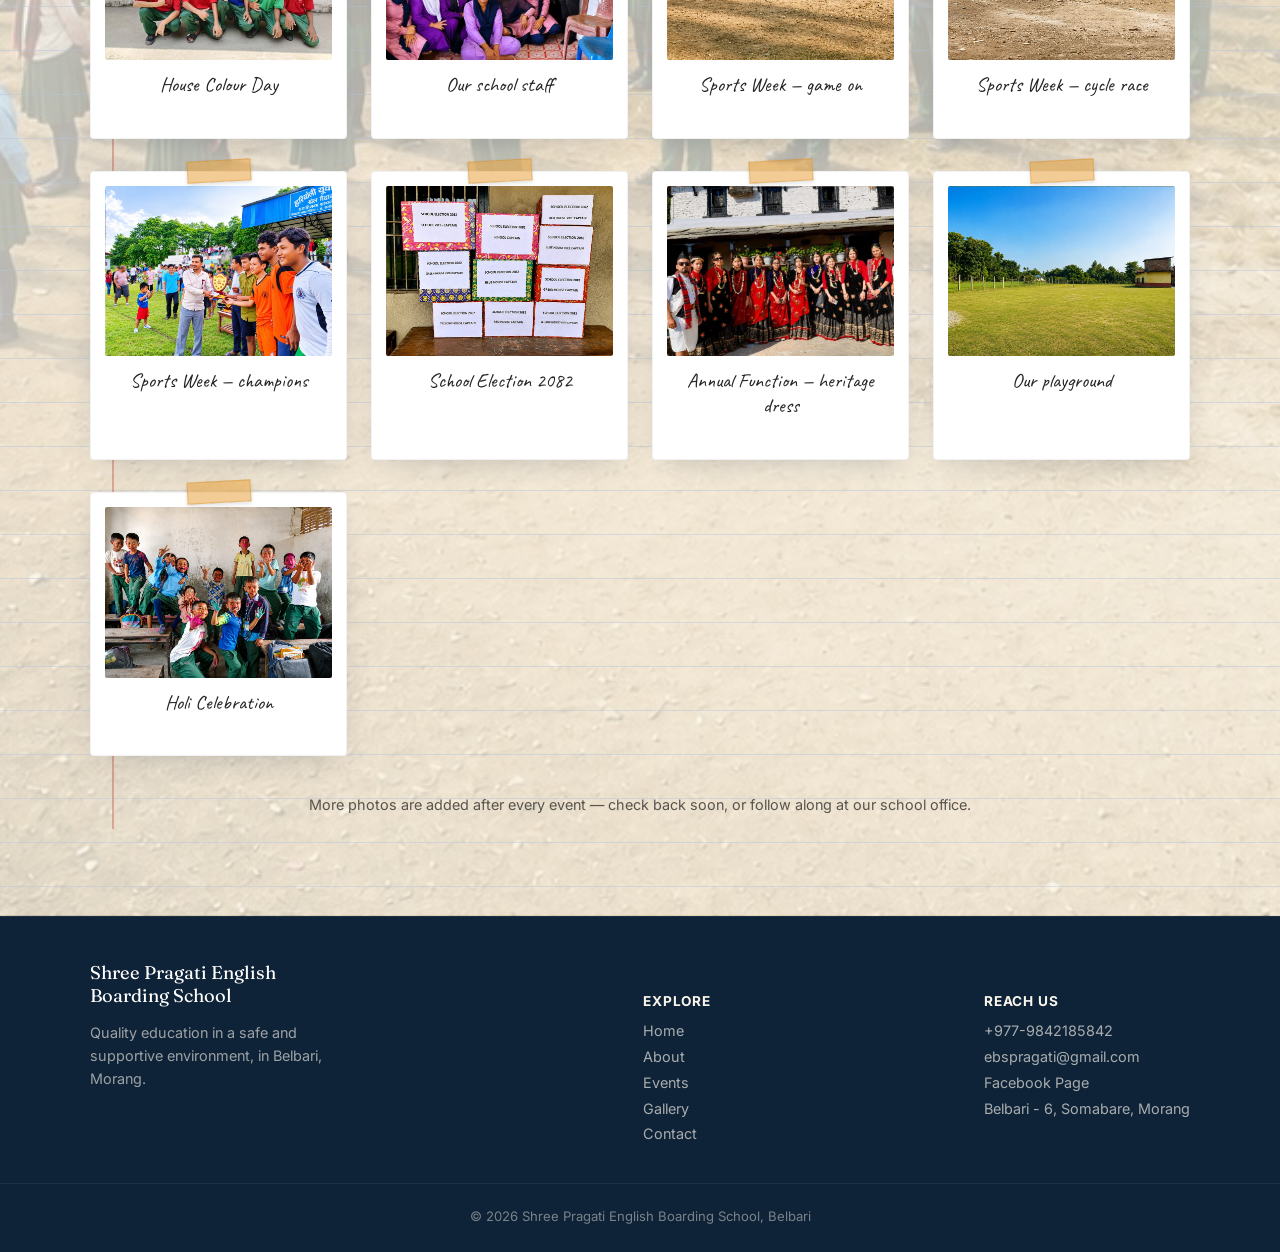
<file: gallery.html>
<!DOCTYPE html>
<html lang="en">
<head>
  <meta charset="UTF-8">
  <title>Gallery | Shree Pragati English Boarding School | Belbari, Morang</title>
  <meta name="viewport" content="width=device-width, initial-scale=1">

  <link rel="preconnect" href="https://fonts.googleapis.com">
  <link rel="preconnect" href="https://fonts.gstatic.com" crossorigin>
  <link href="https://fonts.googleapis.com/css2?family=Fraunces:opsz,wght@9..144,500;9..144,700;9..144,800&family=Inter:wght@400;500;600;700&family=Caveat:wght@600;700&display=swap" rel="stylesheet">

  <link rel="stylesheet" href="style.css">
</head>
<body>

<!-- NAVBAR -->
<nav class="navbar-custom">
  <div class="container">
    <a class="brand" href="index.html">
      <span class="brand-mark"><img src="logo.png" alt="Shree Pragati English Boarding School logo"></span>
      <span class="brand-text">
        <span class="brand-title">Shree Pragati English Boarding School</span>
        <span class="brand-sub">Belbari-6, Somabare, Morang</span>
      </span>
    </a>
    <button class="nav-toggle" aria-label="Toggle menu">
      <svg width="20" height="20" viewBox="0 0 24 24" fill="none"><path d="M3 6h18M3 12h18M3 18h18" stroke="currentColor" stroke-width="2" stroke-linecap="round"/></svg>
    </button>
    <ul class="nav-links">
      <li><a href="index.html">Home</a></li>
      <li><a href="about.html">About</a></li>
      <li><a href="events.html">Events</a></li>
      <li><a class="active" href="gallery.html">Gallery</a></li>
      <li><a href="contact.html">Contact</a></li>
    </ul>
  </div>
</nav>

<!-- PAGE HEADER -->
<header class="page-header">
  <div class="container">
    <span class="hero-eyebrow" style="justify-content:center;">Pinned to the board</span>
    <h1>Gallery</h1>
    <p>Moments from classrooms, playgrounds and celebrations — school life at Shree Pragati.</p>
  </div>
</header>

<!-- SCRAPBOOK GALLERY -->
<section class="page-section ruled">
  <div class="container">
    <div class="center" style="max-width:640px;margin:0 auto 3rem;">
      <span class="section-eyebrow">tap a photo to look closer</span>
      <h2 class="section-title mt-0">Snapshots of School Life</h2>
      <svg class="doodle-underline" viewBox="0 0 92 12" fill="none"><path d="M2 9c14-6 26-6 40-2 12 3 26 3 48-4" stroke="#C0392B" stroke-width="2.5" stroke-linecap="round"/></svg>
    </div>

    <div class="scrapbook">

      <div class="polaroid reveal">
        <span class="tape"></span>
        <div class="polaroid-photo" style="background-image:url('gallery-sports.jpg');background-size:cover;background-position:center;">
        </div>
        <p class="polaroid-caption">Sports Week — team line-up</p>
      </div>

      <div class="polaroid reveal">
        <span class="tape"></span>
        <div class="polaroid-photo" style="background-image:url('gallery-cultural.jpg');background-size:cover;background-position:center;">
        </div>
        <p class="polaroid-caption">Annual Function — cultural dress</p>
      </div>

      <div class="polaroid reveal">
        <span class="tape"></span>
        <div class="polaroid-photo" style="background-image:url('gallery-tour.jpg');background-size:cover;background-position:center;">
        </div>
        <p class="polaroid-caption">Educational Tour day</p>
      </div>

      <div class="polaroid reveal">
        <span class="tape"></span>
        <div class="polaroid-photo" style="background-image:url('gallery-football.jpg');background-size:cover;background-position:center;">
        </div>
        <p class="polaroid-caption">Football squad</p>
      </div>

      <div class="polaroid reveal">
        <span class="tape"></span>
        <div class="polaroid-photo" style="background-image:url('gallery-race.jpg');background-size:cover;background-position:center;">
        </div>
        <p class="polaroid-caption">The 100m dash</p>
      </div>

      <div class="polaroid reveal">
        <span class="tape"></span>
        <div class="polaroid-photo" style="background-image:url('gallery-farewell1.jpg');background-size:cover;background-position:center;">
        </div>
        <p class="polaroid-caption">SEE Batch farewell</p>
      </div>

      <div class="polaroid reveal">
        <span class="tape"></span>
        <div class="polaroid-photo" style="background-image:url('gallery-farewell2.jpg');background-size:cover;background-position:center;">
        </div>
        <p class="polaroid-caption">Farewell blessings</p>
      </div>

      <div class="polaroid reveal">
        <span class="tape"></span>
        <div class="polaroid-photo" style="background-image:url('gallery-treeplant.jpg');background-size:cover;background-position:center;">
        </div>
        <p class="polaroid-caption">Tree Plantation Day</p>
      </div>

      <div class="polaroid reveal">
        <span class="tape"></span>
        <div class="polaroid-photo" style="background-image:url('gallery-community.jpg');background-size:cover;background-position:center;">
        </div>
        <p class="polaroid-caption">Community-Police program</p>
      </div>

      <div class="polaroid reveal">
        <span class="tape"></span>
        <div class="polaroid-photo" style="background-image:url('gallery-fieldtrip.jpg');background-size:cover;background-position:center;">
        </div>
        <p class="polaroid-caption">A day out in the garden</p>
      </div>

      <div class="polaroid reveal">
        <span class="tape"></span>
        <div class="polaroid-photo" style="background-image:url('gallery-mahendracave.jpg');background-size:cover;background-position:center;">
        </div>
        <p class="polaroid-caption">Tour — Mahendra Cave</p>
      </div>

      <div class="polaroid reveal">
        <span class="tape"></span>
        <div class="polaroid-photo" style="background-image:url('gallery-monument.jpg');background-size:cover;background-position:center;">
        </div>
        <p class="polaroid-caption">Tour — flying the flag</p>
      </div>

      <div class="polaroid reveal">
        <span class="tape"></span>
        <div class="polaroid-photo" style="background-image:url('gallery-housecolor.jpg');background-size:cover;background-position:center;">
        </div>
        <p class="polaroid-caption">House Colour Day</p>
      </div>

      <div class="polaroid reveal">
        <span class="tape"></span>
        <div class="polaroid-photo" style="background-image:url('gallery-staff.jpg');background-size:cover;background-position:center;">
        </div>
        <p class="polaroid-caption">Our school staff</p>
      </div>

      <div class="polaroid reveal">
        <span class="tape"></span>
        <div class="polaroid-photo" style="background-image:url('gallery-volleyball2.jpg');background-size:cover;background-position:center;">
        </div>
        <p class="polaroid-caption">Sports Week — game on</p>
      </div>

      <div class="polaroid reveal">
        <span class="tape"></span>
        <div class="polaroid-photo" style="background-image:url('gallery-cycling.jpg');background-size:cover;background-position:center;">
        </div>
        <p class="polaroid-caption">Sports Week — cycle race</p>
      </div>

      <div class="polaroid reveal">
        <span class="tape"></span>
        <div class="polaroid-photo" style="background-image:url('gallery-trophy.jpg');background-size:cover;background-position:center;">
        </div>
        <p class="polaroid-caption">Sports Week — champions</p>
      </div>

      <div class="polaroid reveal">
        <span class="tape"></span>
        <div class="polaroid-photo" style="background-image:url('gallery-election.jpg');background-size:cover;background-position:center;">
        </div>
        <p class="polaroid-caption">School Election 2082</p>
      </div>

      <div class="polaroid reveal">
        <span class="tape"></span>
        <div class="polaroid-photo" style="background-image:url('gallery-annualfunc.jpg');background-size:cover;background-position:center;">
        </div>
        <p class="polaroid-caption">Annual Function — heritage dress</p>
      </div>

      <div class="polaroid reveal">
        <span class="tape"></span>
        <div class="polaroid-photo" style="background-image:url('gallery-playground.jpg');background-size:cover;background-position:center;">
        </div>
        <p class="polaroid-caption">Our playground</p>
      </div>

      <div class="polaroid reveal">
        <span class="tape"></span>
        <div class="polaroid-photo" style="background-image:url('gallery-holi.jpg');background-size:cover;background-position:center;">
        </div>
        <p class="polaroid-caption">Holi Celebration</p>
      </div>

    </div>

    <p class="center" style="color:var(--ink-soft);margin-top:2.5rem;font-size:0.9rem;">
      More photos are added after every event — check back soon, or follow along at our school office.
    </p>
  </div>
</section>

<!-- LIGHTBOX -->
<div class="lightbox" aria-hidden="true">
  <button class="lightbox-close" aria-label="Close">
    <svg width="18" height="18" viewBox="0 0 24 24" fill="none"><path d="M6 6l12 12M18 6L6 18" stroke="currentColor" stroke-width="2" stroke-linecap="round"/></svg>
  </button>
  <div class="lightbox-inner">
    <div class="lightbox-photo"></div>
    <p class="lightbox-caption"></p>
  </div>
</div>

<!-- FOOTER -->
<footer class="site-footer">
  <div class="container">
    <div class="footer-col" style="max-width:280px;">
      <div class="footer-brand">Shree Pragati English<br>Boarding School</div>
      <p style="font-size:0.9rem;color:rgba(250,246,236,0.6);line-height:1.6;">Quality education in a safe and supportive environment, in Belbari, Morang.</p>
    </div>
    <div class="footer-col">
      <h6>Explore</h6>
      <a href="index.html">Home</a>
      <a href="about.html">About</a>
      <a href="events.html">Events</a>
      <a href="gallery.html">Gallery</a>
      <a href="contact.html">Contact</a>
    </div>
    <div class="footer-col">
      <h6>Reach Us</h6>
      <a href="tel:+9779842185842">+977-9842185842</a>
      <a href="mailto:ebspragati@gmail.com">ebspragati@gmail.com</a>
      <a href="https://www.facebook.com/share/1Lfo2d43BT/?mibextid=wwXIfr" target="_blank" rel="noopener">Facebook Page</a>
      <a href="contact.html">Belbari - 6, Somabare, Morang</a>
    </div>
  </div>
  <div class="footer-bottom">© 2026 Shree Pragati English Boarding School, Belbari</div>
</footer>

<script src="main.js"></script>
</body>
</html>
</file>
<file: style.css>
/* =========================================================
   SHREE PRAGATI ENGLISH BOARDING SCHOOL
   Design concept: "The Marked Notebook"
   Navy hero + cream ruled-paper sections + red-ink teacher
   annotations (underline / star / check) as the signature motif.
   ========================================================= */

:root {
  --navy-deep:   #0F2338;
  --navy:        #16324F;
  --navy-soft:   #1F3F60;
  --cream:       #FAF6EC;
  --cream-line:  #B7C6DA;
  --paper-edge:  #E9E1CE;
  --marigold:    #E8A33D;
  --marigold-dk: #C6811F;
  --forest:      #2F6844;
  --red-ink:     #C0392B;
  --ink:         #262524;
  --ink-soft:    #57544D;
  --white:       #FFFFFF;

  --font-display: "Fraunces", Georgia, serif;
  --font-body: "Inter", -apple-system, BlinkMacSystemFont, "Segoe UI", sans-serif;
  --font-hand: "Caveat", cursive;

  --radius: 10px;
  --shadow-card: 0 10px 30px -12px rgba(15, 35, 56, 0.25);
}

* { box-sizing: border-box; }

html { scroll-behavior: smooth; }
html, body { max-width: 100%; overflow-x: hidden; }

body {
  margin: 0;
  padding: 0;
  font-family: var(--font-body);
  color: var(--ink);
  background: var(--cream);
  -webkit-font-smoothing: antialiased;
  -webkit-text-size-adjust: 100%;
}

a { text-decoration: none; }

::selection {
  background: var(--marigold);
  color: var(--navy-deep);
}

h1, h2, h3, h4 {
  font-family: var(--font-display);
  color: var(--navy-deep);
  font-weight: 700;
  letter-spacing: -0.01em;
}

.lead { font-size: 1.15rem; color: var(--ink-soft); }

/* =========================================================
   NAVBAR
   ========================================================= */
.navbar-custom {
  position: fixed;
  top: 0;
  left: 0;
  right: 0;
  z-index: 1000;
  background: var(--navy-deep);
  padding: 0.9rem 0;
  transition: box-shadow 0.25s ease, padding 0.25s ease;
  border-bottom: 1px solid rgba(255,255,255,0.06);
}

.navbar-custom.is-scrolled {
  box-shadow: 0 8px 24px -10px rgba(0,0,0,0.45);
  padding: 0.55rem 0;
}

.navbar-custom .container {
  display: flex;
  align-items: center;
  justify-content: space-between;
  max-width: 1140px;
  margin: 0 auto;
  padding: 0 1.25rem;
}

.brand {
  display: flex;
  align-items: center;
  gap: 0.75rem;
  color: var(--cream);
  font-family: var(--font-display);
  font-weight: 700;
  line-height: 1.2;
}

.brand-text {
  display: flex;
  flex-direction: column;
  gap: 0.1rem;
  min-width: 0;
}

.brand-title {
  font-size: 1.35rem;
  white-space: nowrap;
}

.brand-sub {
  font-family: var(--font-body);
  font-weight: 500;
  font-size: 0.72rem;
  letter-spacing: 0.04em;
  text-transform: uppercase;
  color: var(--marigold);
  white-space: nowrap;
}

.brand-mark {
  width: 48px;
  height: 48px;
  border-radius: 50%;
  background: var(--white);
  display: flex;
  align-items: center;
  justify-content: center;
  flex-shrink: 0;
  overflow: hidden;
  padding: 3px;
}

.brand-mark img {
  width: 100%;
  height: 100%;
  object-fit: contain;
  border-radius: 50%;
}

.nav-links {
  display: flex;
  align-items: center;
  gap: 1.75rem;
  list-style: none;
  margin: 0;
  padding: 0;
}

.nav-links a {
  color: rgba(250, 246, 236, 0.78);
  font-size: 0.95rem;
  font-weight: 500;
  position: relative;
  padding: 0.25rem 0;
  transition: color 0.2s ease;
}

.nav-links a:hover { color: var(--cream); }

.nav-links a.active { color: var(--marigold); }

.nav-links a.active::after {
  content: "";
  position: absolute;
  left: 0;
  right: 0;
  bottom: -6px;
  height: 2px;
  background: var(--marigold);
  border-radius: 2px;
}

.nav-toggle {
  display: none;
  background: transparent;
  border: 1px solid rgba(255,255,255,0.25);
  border-radius: 6px;
  width: 40px;
  height: 36px;
  color: var(--cream);
  align-items: center;
  justify-content: center;
}

/* =========================================================
   HERO
   ========================================================= */
.hero {
  min-height: 92vh;
  display: flex;
  align-items: center;
  padding-top: 100px;
  padding-bottom: 60px;
  position: relative;
  background:
    radial-gradient(ellipse at 15% 15%, rgba(232,163,61,0.16), transparent 45%),
    linear-gradient(160deg, rgba(15,35,56,0.78) 0%, rgba(22,50,79,0.74) 55%, rgba(31,63,96,0.68) 100%),
    url("hero-bg.jpg");
  background-size: cover;
  background-position: center 30%;
  background-repeat: no-repeat;
  color: var(--cream);
  overflow: hidden;
  text-align: center;
}

/* faint dotted grid, like graph paper, behind the hero content */
.hero::before {
  content: "";
  position: absolute;
  inset: 0;
  background-image: radial-gradient(rgba(255,255,255,0.08) 1px, transparent 1px);
  background-size: 26px 26px;
  opacity: 0.5;
  pointer-events: none;
}

.hero .container {
  position: relative;
  z-index: 2;
  max-width: 820px;
  margin: 0 auto;
  padding: 0 1.25rem;
}

.hero-eyebrow {
  display: inline-flex;
  align-items: center;
  gap: 0.5rem;
  font-size: 0.85rem;
  letter-spacing: 0.14em;
  text-transform: uppercase;
  color: var(--marigold);
  font-weight: 600;
  margin-bottom: 1.25rem;
}

.hero-eyebrow::before,
.hero-eyebrow::after {
  content: "";
  width: 28px;
  height: 1px;
  background: rgba(232,163,61,0.55);
}

.hero h1 {
  color: var(--white);
  font-size: clamp(2.1rem, 4.6vw, 3.4rem);
  line-height: 1.12;
  margin-bottom: 1.25rem;
}

.hero .annotate-underline {
  position: relative;
  white-space: nowrap;
  color: var(--marigold);
}

.hero-lead {
  font-size: 1.1rem;
  color: rgba(250,246,236,0.82);
  max-width: 620px;
  margin: 0 auto 0.9rem;
  line-height: 1.7;
}

.hero-location {
  display: inline-flex;
  align-items: center;
  gap: 0.4rem;
  font-family: var(--font-hand);
  font-size: 1.4rem;
  color: var(--marigold);
  margin: 0.75rem 0 1.75rem;
}

.btn-cta {
  display: inline-flex;
  align-items: center;
  gap: 0.55rem;
  background: var(--marigold);
  color: var(--navy-deep);
  font-weight: 700;
  padding: 0.85rem 1.8rem;
  border-radius: 999px;
  box-shadow: 0 10px 24px -8px rgba(232,163,61,0.55);
  transition: transform 0.2s ease, box-shadow 0.2s ease, background 0.2s ease;
}

.btn-cta:hover {
  transform: translateY(-2px);
  background: var(--marigold-dk);
  box-shadow: 0 14px 28px -8px rgba(232,163,61,0.6);
  color: var(--navy-deep);
}

.btn-secondary {
  display: inline-flex;
  align-items: center;
  gap: 0.55rem;
  background: var(--white);
  color: var(--navy-deep);
  font-weight: 700;
  padding: 0.7rem 1.5rem;
  border-radius: 999px;
  border: 1.5px solid var(--navy-deep);
  transition: background 0.2s ease, color 0.2s ease, transform 0.2s ease;
}

.btn-secondary:hover {
  background: var(--navy-deep);
  color: var(--white);
  transform: translateY(-2px);
}

.hero-stats {
  display: flex;
  justify-content: center;
  gap: 2.5rem;
  margin-top: 3rem;
  flex-wrap: wrap;
}

.hero-stat b {
  display: block;
  font-family: var(--font-display);
  font-size: 1.6rem;
  color: var(--white);
}

.hero-stat span {
  font-size: 0.8rem;
  color: rgba(250,246,236,0.6);
  text-transform: uppercase;
  letter-spacing: 0.08em;
}

/* =========================================================
   RULED-PAPER SECTION (notebook page look)
   ========================================================= */
.page-section {
  position: relative;
  padding: 5.5rem 0;
}

.page-section.ruled {
  background-color: var(--cream);
  background-image:
    repeating-linear-gradient(
      to bottom,
      transparent,
      transparent 43px,
      var(--cream-line) 44px
    ),
    linear-gradient(rgba(250,246,236,0.7), rgba(250,246,236,0.76)),
    url("recent-events-bg.jpg");
  background-size: auto, cover, cover;
  background-position: 0 100px, center, center 35%;
  background-repeat: repeat, no-repeat, no-repeat;
}

.page-section.tinted { background: var(--paper-edge); }

#recent-events-section {
  background:
    linear-gradient(rgba(250,246,236,0.62), rgba(250,246,236,0.68)),
    url("recent-events-bg.jpg");
  background-size: cover;
  background-position: center 35%;
  background-repeat: no-repeat;
}

.page-section .container {
  max-width: 1140px;
  margin: 0 auto;
  padding: 0 1.25rem;
  position: relative;
}

/* the red margin rule, like a real notebook page */
.page-section.ruled .container::before {
  content: "";
  position: absolute;
  top: -1rem;
  bottom: -1rem;
  left: 2.6rem;
  width: 2px;
  background: rgba(192, 57, 43, 0.35);
}

@media (max-width: 767px) {
  .page-section.ruled .container::before { display: none; }
}

.section-eyebrow {
  font-family: var(--font-hand);
  color: var(--red-ink);
  font-size: 1.5rem;
  display: block;
  margin-bottom: -0.4rem;
}

.section-title {
  font-size: clamp(1.6rem, 3vw, 2.2rem);
  margin-bottom: 0.5rem;
}

.section-sub {
  color: var(--ink-soft);
  max-width: 640px;
  margin: 0 auto 1rem;
}

.center { text-align: center; }

/* underline doodle under section titles */
.doodle-underline {
  display: block;
  width: 92px;
  height: 12px;
  margin: 0.35rem auto 2.5rem;
}

.doodle-underline.left { margin: 0.35rem 0 2.5rem; }

/* =========================================================
   CARDS
   ========================================================= */
.grid {
  display: grid;
  gap: 1.75rem;
}

.grid-3 { grid-template-columns: repeat(3, 1fr); }
.grid-2 { grid-template-columns: repeat(2, 1fr); }

@media (max-width: 900px) {
  .grid-3, .grid-2 { grid-template-columns: 1fr; }
}

.card-index {
  background: var(--white);
  border-radius: var(--radius);
  padding: 2rem 1.75rem;
  box-shadow: var(--shadow-card);
  position: relative;
  transition: transform 0.25s ease, box-shadow 0.25s ease;
  border: 1px solid rgba(15,35,56,0.06);
}

.card-index:hover {
  transform: translateY(-6px) rotate(-0.4deg);
  box-shadow: 0 18px 34px -12px rgba(15,35,56,0.3);
}

.card-icon {
  width: 54px;
  height: 54px;
  border-radius: 12px;
  display: flex;
  align-items: center;
  justify-content: center;
  margin-bottom: 1.1rem;
  background: rgba(47,104,68,0.1);
  color: var(--forest);
}

.card-index:nth-child(2) .card-icon { background: rgba(232,163,61,0.16); color: var(--marigold-dk); }
.card-index:nth-child(3) .card-icon { background: rgba(192,57,43,0.1); color: var(--red-ink); }

.card-photo {
  aspect-ratio: 16 / 10;
  margin: -2rem -1.75rem 1.1rem;
  width: calc(100% + 3.5rem);
  border-radius: var(--radius) var(--radius) 0 0;
  background-size: cover;
  background-position: center;
}

.card-index h5 {
  font-family: var(--font-display);
  color: var(--navy-deep);
  font-size: 1.15rem;
  margin-bottom: 0.5rem;
}

.card-index p {
  color: var(--ink-soft);
  font-size: 0.95rem;
  margin-bottom: 0;
}

/* stamp badge, like a teacher's approval stamp */
.stamp {
  position: absolute;
  top: -14px;
  right: -10px;
  background: var(--white);
  border: 2px solid var(--red-ink);
  color: var(--red-ink);
  border-radius: 50%;
  width: 52px;
  height: 52px;
  display: flex;
  align-items: center;
  justify-content: center;
  transform: rotate(12deg);
  font-family: var(--font-hand);
  font-size: 0.95rem;
  font-weight: 700;
  box-shadow: 0 6px 14px -4px rgba(0,0,0,0.15);
}

/* =========================================================
   GALLERY (scrapbook of polaroid tiles)
   ========================================================= */
.scrapbook {
  display: grid;
  grid-template-columns: repeat(4, 1fr);
  gap: 2rem 1.5rem;
}

@media (max-width: 900px) {
  .scrapbook { grid-template-columns: repeat(2, 1fr); }
}

@media (max-width: 480px) {
  .scrapbook { grid-template-columns: 1fr; }
}

.polaroid {
  background: var(--white);
  padding: 0.85rem 0.85rem 1.3rem;
  border-radius: 4px;
  box-shadow: var(--shadow-card);
  position: relative;
  cursor: pointer;
  border: 1px solid rgba(15,35,56,0.06);
  transition: transform 0.25s ease, box-shadow 0.25s ease, z-index 0s;
}

.polaroid:nth-child(4n+1) { transform: rotate(-2.4deg); }
.polaroid:nth-child(4n+2) { transform: rotate(1.6deg); }
.polaroid:nth-child(4n+3) { transform: rotate(-1.2deg); }
.polaroid:nth-child(4n+4) { transform: rotate(2.2deg); }

.polaroid:hover {
  transform: scale(1.05) rotate(0deg);
  box-shadow: 0 20px 38px -14px rgba(15,35,56,0.35);
  z-index: 5;
}

.polaroid:focus-visible {
  transform: scale(1.05) rotate(0deg);
  z-index: 5;
}

.tape {
  position: absolute;
  top: -12px;
  left: 50%;
  transform: translateX(-50%) rotate(-3deg);
  width: 64px;
  height: 22px;
  background: rgba(232, 163, 61, 0.55);
  border: 1px solid rgba(198, 129, 31, 0.3);
  box-shadow: 0 2px 4px rgba(0,0,0,0.12);
}

.polaroid-photo {
  aspect-ratio: 4 / 3;
  border-radius: 2px;
  display: flex;
  align-items: center;
  justify-content: center;
  color: rgba(255,255,255,0.92);
  overflow: hidden;
}

.polaroid-caption {
  font-family: var(--font-hand);
  font-size: 1.25rem;
  color: var(--ink);
  text-align: center;
  margin-top: 0.75rem;
}

/* Lightbox */
.lightbox {
  position: fixed;
  inset: 0;
  background: rgba(15, 35, 56, 0.82);
  z-index: 2000;
  display: none;
  align-items: center;
  justify-content: center;
  padding: 2rem;
}

.lightbox.open { display: flex; }

.lightbox-inner {
  background: var(--white);
  border-radius: 8px;
  padding: 1.25rem 1.25rem 1.75rem;
  max-width: 520px;
  width: 100%;
  text-align: center;
  box-shadow: 0 30px 60px -20px rgba(0,0,0,0.5);
}

.lightbox-photo {
  aspect-ratio: 4 / 3;
  border-radius: 4px;
  display: flex;
  align-items: center;
  justify-content: center;
  color: rgba(255,255,255,0.92);
}

.lightbox-caption {
  font-family: var(--font-hand);
  font-size: 1.5rem;
  margin-top: 1rem;
  color: var(--ink);
}

.lightbox-close {
  position: absolute;
  top: 1.5rem;
  right: 1.5rem;
  width: 40px;
  height: 40px;
  border-radius: 50%;
  background: rgba(255,255,255,0.12);
  border: 1px solid rgba(255,255,255,0.3);
  color: var(--white);
  display: flex;
  align-items: center;
  justify-content: center;
}

/* =========================================================
   FACILITIES LIST (about page)
   ========================================================= */
.facility-row {
  display: flex;
  align-items: flex-start;
  gap: 1rem;
  padding: 1.15rem 0;
  border-bottom: 1px dashed rgba(87,84,77,0.25);
}

.facility-row:last-child { border-bottom: none; }

.facility-check {
  flex-shrink: 0;
  width: 30px;
  height: 30px;
  color: var(--forest);
}

.facility-row h6 {
  margin: 0 0 0.15rem;
  font-family: var(--font-body);
  font-weight: 700;
  color: var(--navy-deep);
}

.facility-row p {
  margin: 0;
  color: var(--ink-soft);
  font-size: 0.93rem;
}

/* =========================================================
   CONTACT
   ========================================================= */
.contact-card {
  background: var(--white);
  border-radius: var(--radius);
  box-shadow: var(--shadow-card);
  padding: 2.5rem;
  border: 1px solid rgba(15,35,56,0.06);
}

.contact-row {
  display: flex;
  gap: 1rem;
  align-items: flex-start;
  padding: 1rem 0;
  border-bottom: 1px solid rgba(15,35,56,0.07);
}

.contact-row:last-child { border-bottom: none; }

.contact-icon {
  width: 42px;
  height: 42px;
  border-radius: 10px;
  background: rgba(22,50,79,0.06);
  color: var(--navy);
  display: flex;
  align-items: center;
  justify-content: center;
  flex-shrink: 0;
}

.contact-row h6 {
  margin: 0 0 0.2rem;
  color: var(--navy-deep);
  font-weight: 700;
}

.contact-row p, .contact-row a {
  margin: 0;
  color: var(--ink-soft);
  line-height: 1.6;
}

.contact-row a { color: var(--navy); font-weight: 600; }
.contact-row a:hover { color: var(--red-ink); }

.map-frame {
  border-radius: var(--radius);
  overflow: hidden;
  box-shadow: var(--shadow-card);
  border: 1px solid rgba(15,35,56,0.06);
  height: 100%;
  min-height: 320px;
}

.map-frame iframe { width: 100%; height: 100%; border: 0; display: block; }

/* =========================================================
   MISSION / VALUES STRIP (about)
   ========================================================= */
.value-strip {
  background: var(--navy-deep);
  color: var(--cream);
  padding: 3.5rem 0;
}

.value-strip .grid { text-align: center; }

.value-strip h3 {
  color: var(--white);
  font-size: 1.9rem;
  margin-bottom: 0.4rem;
}

.value-strip span {
  color: rgba(250,246,236,0.62);
  font-size: 0.85rem;
  text-transform: uppercase;
  letter-spacing: 0.08em;
}

/* =========================================================
   FOOTER
   ========================================================= */
.site-footer {
  background: var(--navy-deep);
  color: rgba(250,246,236,0.7);
  padding: 2.75rem 0 1.75rem;
  border-top: 1px solid rgba(255,255,255,0.06);
}

.site-footer .container {
  max-width: 1140px;
  margin: 0 auto;
  padding: 0 1.25rem;
  display: flex;
  flex-wrap: wrap;
  gap: 2rem;
  justify-content: space-between;
}

.footer-brand {
  font-family: var(--font-display);
  color: var(--white);
  font-size: 1.15rem;
  margin-bottom: 0.5rem;
}

.footer-col h6 {
  color: var(--cream);
  font-size: 0.85rem;
  text-transform: uppercase;
  letter-spacing: 0.06em;
  margin-bottom: 0.85rem;
}

.footer-col a {
  display: block;
  color: rgba(250,246,236,0.65);
  font-size: 0.9rem;
  margin-bottom: 0.55rem;
  transition: color 0.2s ease;
}

.footer-col a:hover { color: var(--marigold); }

.footer-bottom {
  text-align: center;
  font-size: 0.82rem;
  color: rgba(250,246,236,0.45);
  margin-top: 2rem;
  padding-top: 1.5rem;
  border-top: 1px solid rgba(255,255,255,0.06);
}

/* =========================================================
   PAGE HEADER (for inner pages: About / Events / Contact)
   ========================================================= */
.page-header {
  padding: 8.5rem 0 3.5rem;
  text-align: center;
  background-color: var(--navy);
  background-image:
    linear-gradient(160deg, rgba(15,35,56,0.55) 0%, rgba(22,50,79,0.5) 100%),
    url("logo-watermark.png");
  background-size: cover, 460px 460px;
  background-position: center, center 58%;
  background-repeat: no-repeat, no-repeat;
  color: var(--cream);
  position: relative;
  overflow: hidden;
}

.page-header::before {
  content: "";
  position: absolute;
  inset: 0;
  background-image: radial-gradient(rgba(255,255,255,0.07) 1px, transparent 1px);
  background-size: 26px 26px;
  opacity: 0.5;
}

.page-header .container { position: relative; z-index: 2; }

.page-header h1 { color: var(--white); font-size: clamp(1.9rem, 4vw, 2.6rem); margin-bottom: 0.5rem; }
.page-header p { color: rgba(250,246,236,0.75); max-width: 560px; margin: 0 auto; }

/* =========================================================
   UTILITIES
   ========================================================= */
.mt-0 { margin-top: 0; }
.reveal {
  opacity: 0;
  transform: translateY(18px);
  transition: opacity 0.6s ease, transform 0.6s ease;
}
.reveal.is-visible { opacity: 1; transform: translateY(0); }

@media (prefers-reduced-motion: reduce) {
  .reveal { opacity: 1; transform: none; transition: none; }
  html { scroll-behavior: auto; }
}

a:focus-visible, button:focus-visible {
  outline: 2px solid var(--marigold);
  outline-offset: 3px;
}

@media (max-width: 767px) {
  .nav-links {
    position: fixed;
    top: 64px;
    left: 0;
    right: 0;
    background: var(--navy-deep);
    flex-direction: column;
    align-items: flex-start;
    gap: 0;
    padding: 0.5rem 1.25rem 1.25rem;
    display: none;
    border-bottom: 1px solid rgba(255,255,255,0.08);
    max-height: calc(100vh - 64px);
    overflow-y: auto;
  }
  .nav-links.open { display: flex; }
  .nav-links li { width: 100%; padding: 0.6rem 0; border-bottom: 1px solid rgba(255,255,255,0.06); }
  .nav-toggle { display: flex; flex-shrink: 0; }

  /* Navbar: keep brand + toggle from ever overflowing on narrow phones */
  .navbar-custom .container { padding: 0 1rem; gap: 0.5rem; }
  .brand { gap: 0.55rem; min-width: 0; }
  .brand-title { font-size: 1.05rem; white-space: normal; }
  .brand-sub { font-size: 0.62rem; white-space: normal; }
  .brand-mark { width: 40px; height: 40px; }

  /* Hero: less dead space on short phone screens */
  .hero { min-height: auto; padding-top: 84px; padding-bottom: 3rem; }
  .hero h1 { margin-bottom: 1rem; }
  .hero-stats { gap: 1.5rem 2rem; margin-top: 2rem; }
  .hero-location { font-size: 1.25rem; }

  /* Inner page headers */
  .page-header { padding: 6.5rem 0 2.75rem; background-size: cover, 300px 300px; }

  /* Section rhythm */
  .page-section { padding: 3.25rem 0; }
  .page-section.ruled .container::before { display: none; }

  /* Cards and photo tiles */
  .card-index { padding: 1.5rem 1.25rem; }
  .card-photo { margin: -1.5rem -1.25rem 1rem; width: calc(100% + 2.5rem); }
  .contact-card { padding: 1.75rem 1.5rem; }

  /* Scrapbook: calmer on a single column, still charming */
  .polaroid { transform: none !important; }
  .polaroid:hover, .polaroid:focus-visible { transform: scale(1.02) !important; }

  /* Lightbox fits narrow viewports without edge-to-edge cramping */
  .lightbox { padding: 1rem; }
  .lightbox-inner { padding: 1rem 1rem 1.25rem; }
  .lightbox-close { top: 1rem; right: 1rem; width: 36px; height: 36px; }

  /* Long contact strings never force horizontal scroll */
  .contact-row p, .contact-row a { word-break: break-word; }

  /* Footer stacks cleanly and stays left-aligned */
  .site-footer .container { flex-direction: column; gap: 2rem; }
  .footer-col { width: 100%; }
}

@media (max-width: 380px) {
  .brand-title { font-size: 0.92rem; }
  .brand-sub { font-size: 0.56rem; }
  .brand-mark { width: 36px; height: 36px; }
  .hero-eyebrow { font-size: 0.72rem; }
}
</file>
